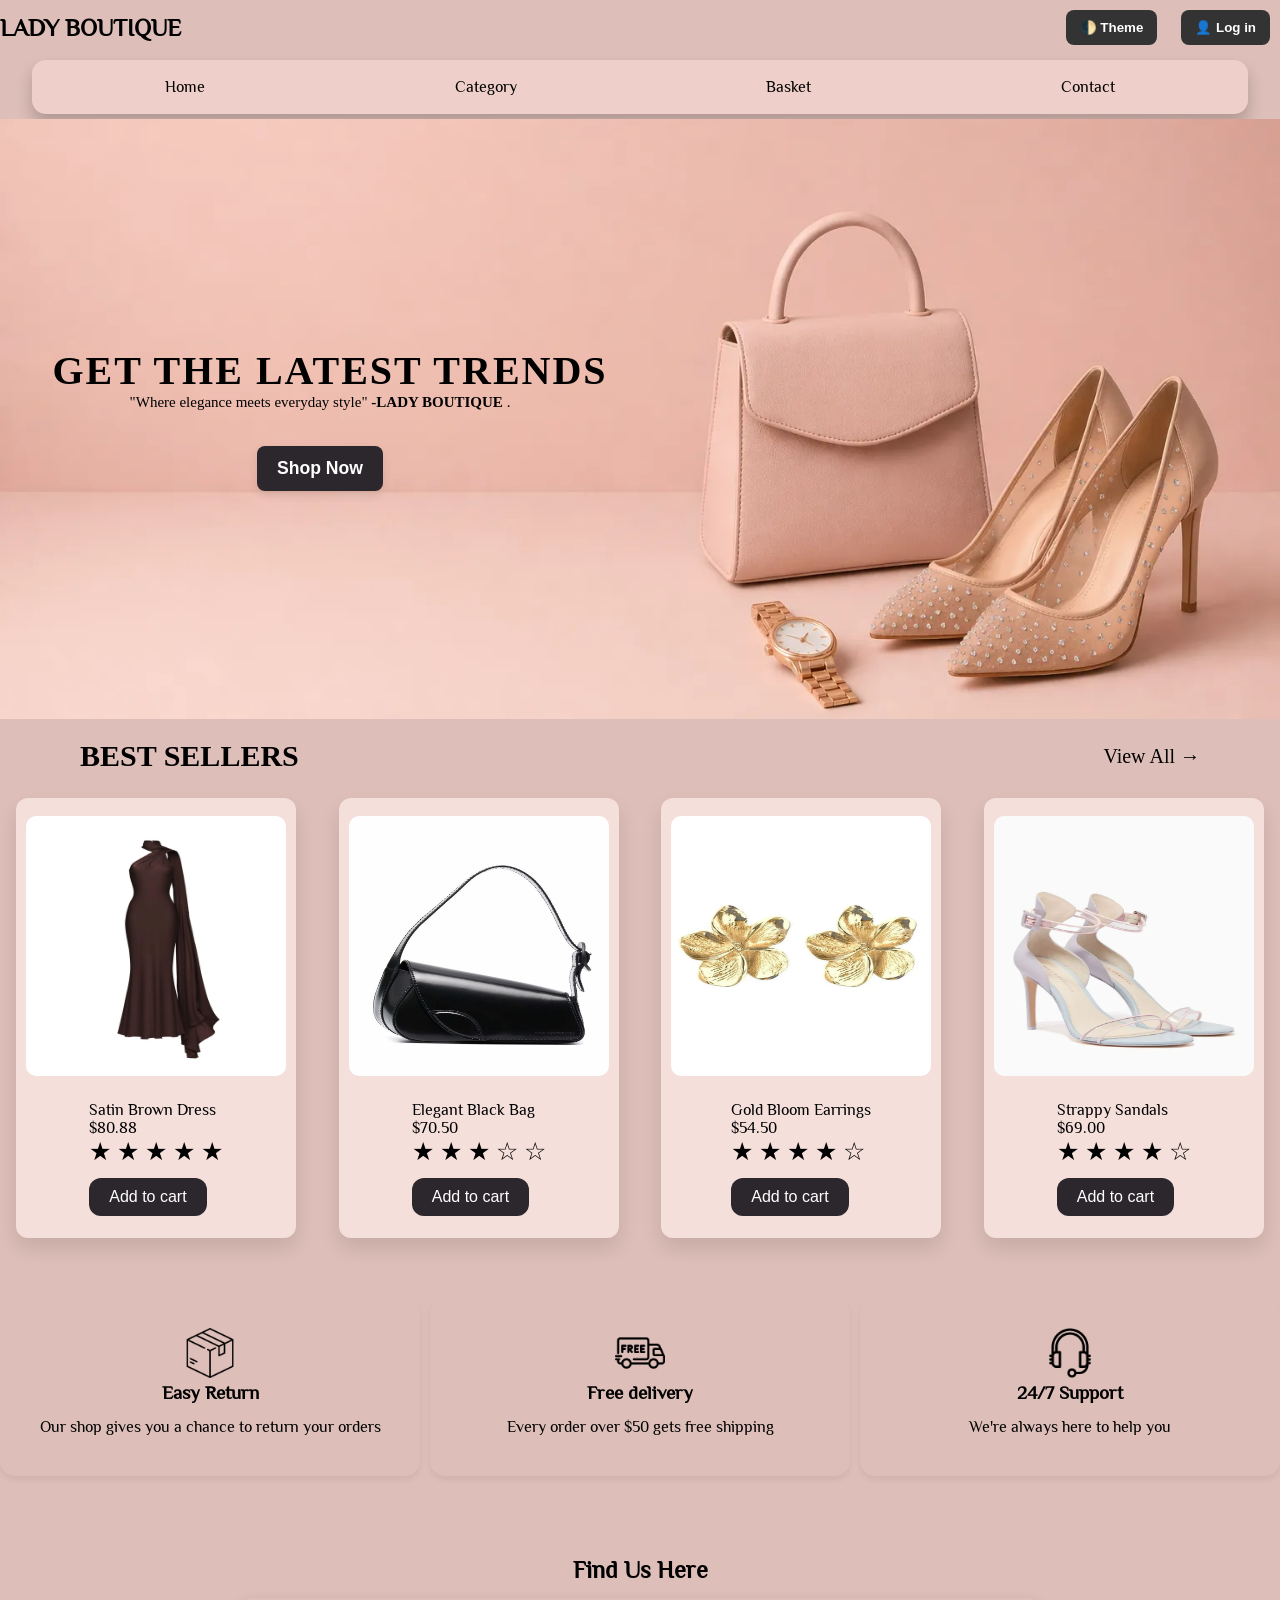
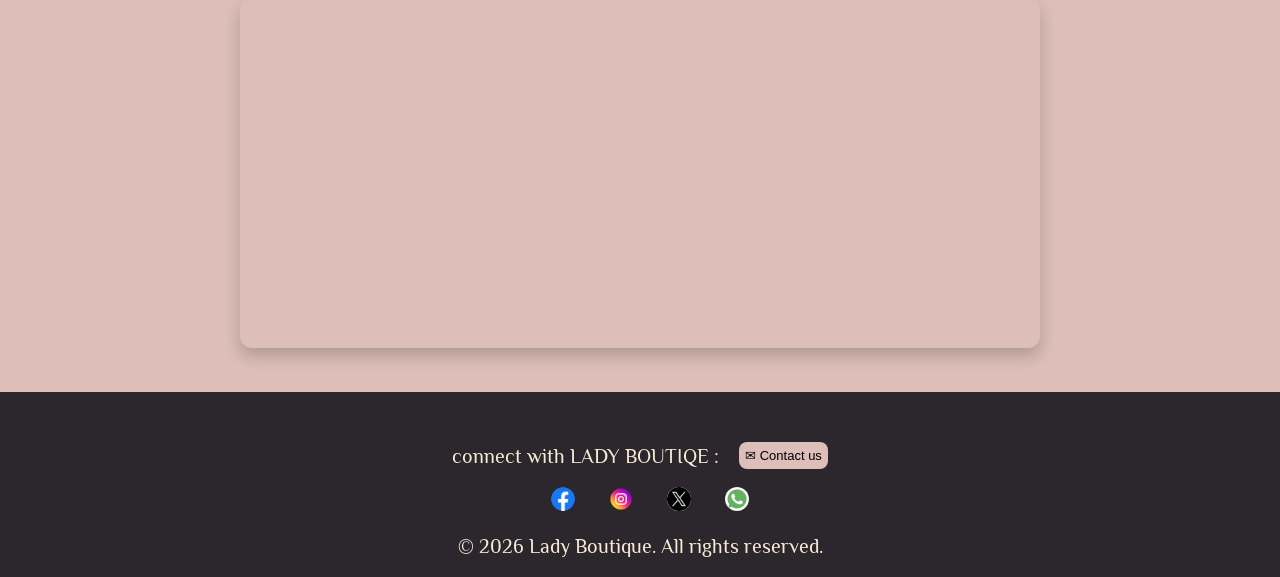
<file: index.html>
<!--Nada & Nouran-->


<!doctype html>
<html lang="en">
  <head>
    <meta charset="UTF-8" />
    <meta name="viewport" content="width=device-width, initial-scale=1.0" />
    <title>LADY BOUTIQUE</title>
    <link rel="Stylesheet" href="stylehome.css" />
  </head>
  <body>
    <div class="trans-box">
      <h2>LADY BOUTIQUE</h2>
      <div class="theme">
        <button class="theme-toggle" onclick="toggleTheme()">🌓 Theme</button>
        <a href="login.html">
          <button class="log-button">
             👤 Log in
          </button>
        </a>
      </div>

    </div>
    <div id="navbar-placeholder"></div>
    <section class="About">
      <div id="About">
        <h1>GET THE LATEST TRENDS</h1>
        <p>"Where elegance meets everyday style" <b> -LADY BOUTIQUE </b> .</p>
        <a href="generalcat.html" class="M-button">
          <button type="button" class="shop">Shop Now</button>
        </a>
      </div>
    </section>

    <section class="best-sellers">
      <div class="line">
        <h2>BEST SELLERS</h2>
        <a class="view" href="generalcat.html">View All → </a>
      </div>

      <div class="best">
        <div class="best-item">
          <img src="img\dress4.jpeg" class="bestimg" />
          <div class="best-text">
            <p>Satin Brown Dress</p>
            <p>$80.88</p>
            <p class="star">★ ★ ★ ★ ★</p>
            <button onclick="addToCart(event)">Add to cart</button>
          </div>
        </div>

        <div class="best-item">
          <img src="img\black bag.jpeg" class="bestimg" />
          <div class="best-text">
            <p>Elegant Black Bag</p>
            <p>$70.50</p>
            <p class="star">★ ★ ★ ☆ ☆</p>
            <button onclick="addToCart(event)">Add to cart</button>
          </div>
        </div>

        <div class="best-item">
          <img src="img\earrings1.jpeg" class="bestimg" />
          <div class="best-text">
            <p>Gold Bloom Earrings</p>
            <p>$54.50</p>
            <p class="star">★ ★ ★ ★ ☆</p>
            <button onclick="addToCart(event)">Add to cart</button>
          </div>
        </div>

        <div class="best-item">
          <img src="img\sandals.jpeg" class="bestimg" />
          <div class="best-text">
            <p>Strappy Sandals</p>
            <p>$69.00</p>
            <p class="star">★ ★ ★ ★ ☆</p>
            <button onclick="addToCart(event)">Add to cart</button>
          </div>
        </div>
      </div>
    </section>
    <section class="advantage" id="advantage">
      <div class="adv">
        <img src="img/box.png" class="icon-adv" />
        <h3>Easy Return</h3>
        <p class="adv-text">Our shop gives you a chance to return your orders</p>
      </div>
      <div class="adv">
        <img src="img/free-delivery.png" class="icon-adv" />
        <h3>Free delivery</h3>
        <p class="adv-text">Every order over $50 gets free shipping</p>
      </div>
      <div class="adv">
        <img src="img/microphone.png" class="icon-adv" />
        <h3>24/7 Support</h3>
        <p class="adv-text">We're always here to help you </p>
      </div>
    </section>
    <section class="frame"
      style="
        display: flex;
        justify-content: center;
        padding: 40px;
        margin-top: 20px;
        
      "
    >
      <div style="text-align: center; width: 100%; max-width: 800px">
        <h2 style="margin-bottom: 15px;">Find Us Here</h2>
        <iframe
          src="https://maps.google.com/maps?q=Cairo,+Egypt&t=&z=12&ie=UTF8&iwloc=&output=embed"
          width="100%"
          height="350"
          style="
            border: 0;
            border-radius: 12px;
            box-shadow: 0px 8px 16px rgba(0, 0, 0, 0.2);
          "
          allowfullscreen=""
          loading="lazy"
        >
        </iframe>
      </div>
    </section>

    <footer>
      <div class="contact">
        <span>connect with LADY BOUTIQE :</span>
        <a href="contactus.html">
          <button class="connect-btn">✉ Contact us</button>
        </a>
      </div>
      <div class="social">
        <a href="#"
          ><img src="img/face icon.jpeg" alt="Facebook" class="social-media"
        /></a>
        <a href="#"
          ><img src="img/insta icon.jpeg" alt="Instagram" class="social-media"
        /></a>
        <a href="#"
          ><img src="img/X-icon.jpeg" alt="Twitter" class="social-media"
        /></a>
        <a href="#"
          ><img
            src="img/WhatsApp icon.jpeg"
            alt="whatsapp"
            class="social-media"
        /></a>
      </div>

      <p>© 2026 Lady Boutique. All rights reserved.</p>
    </footer>
    <script src="script.js"></script>
  </body>
</html>
</file>
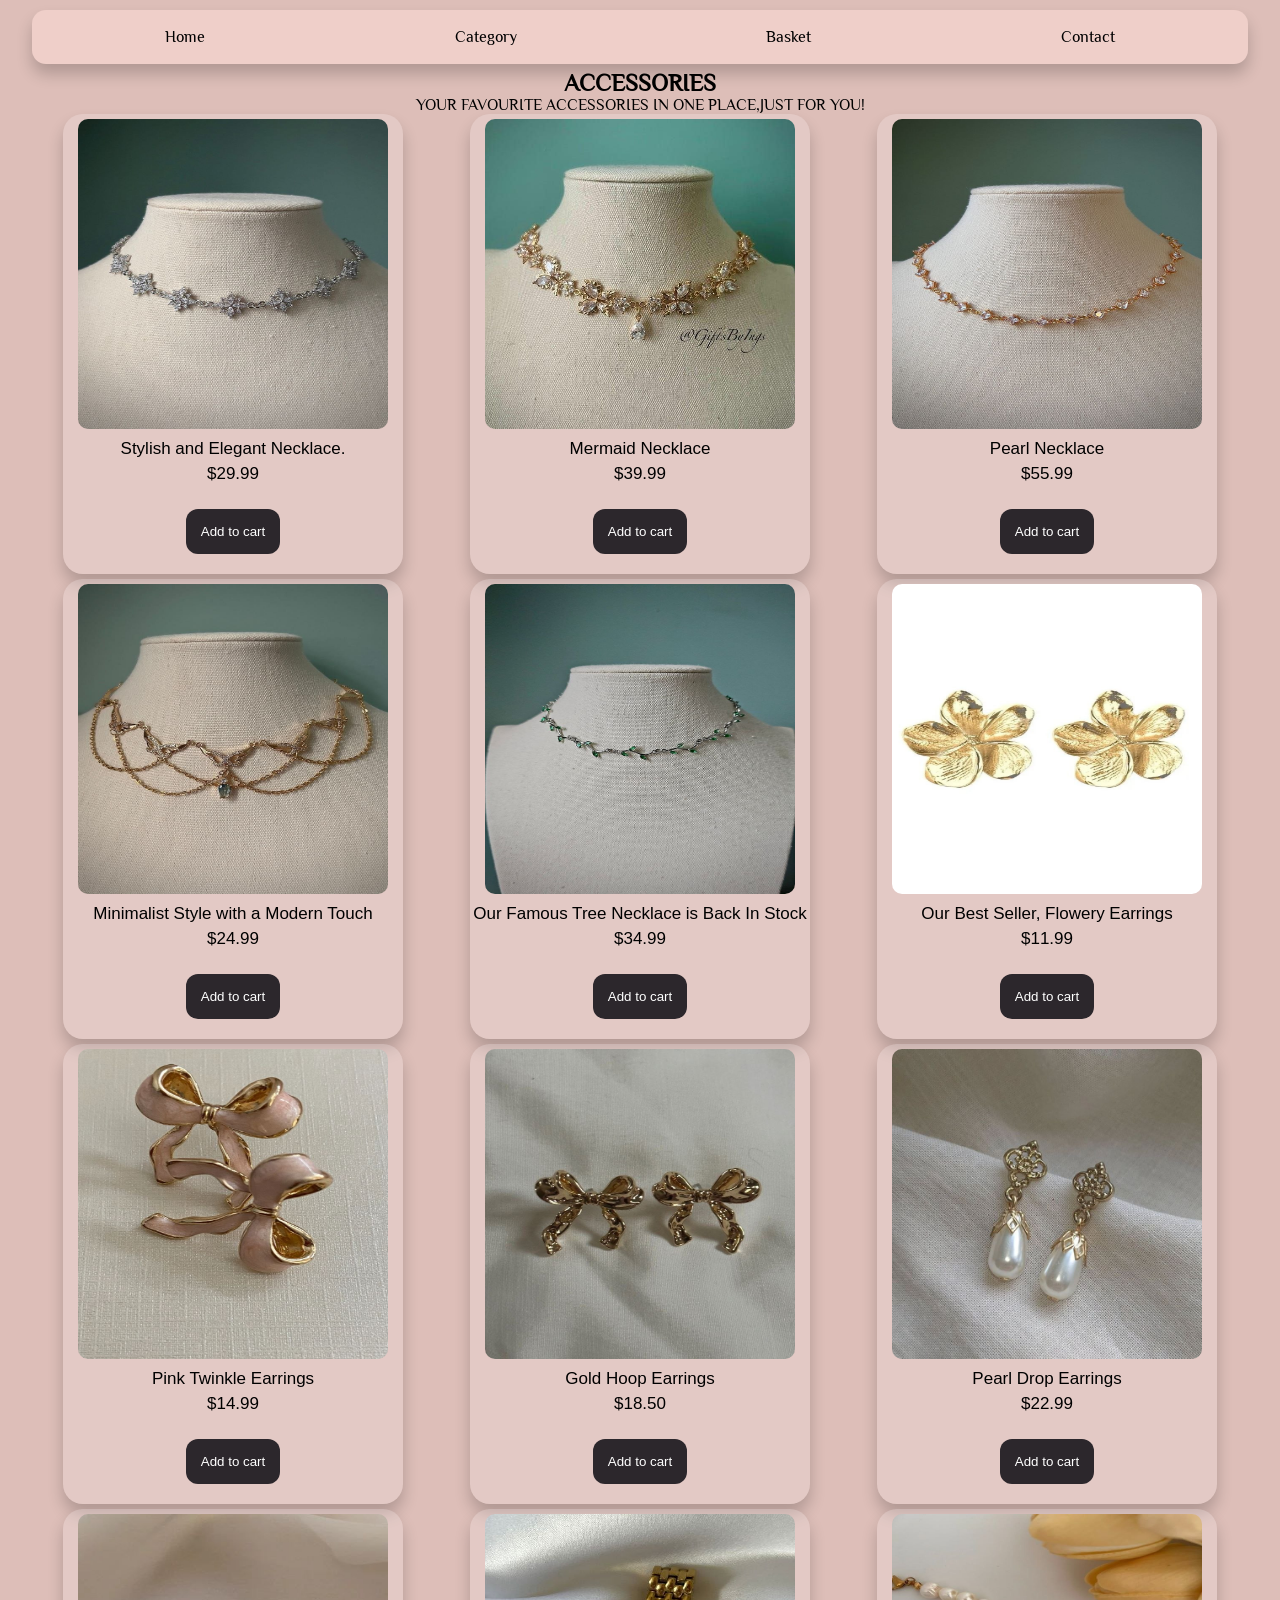
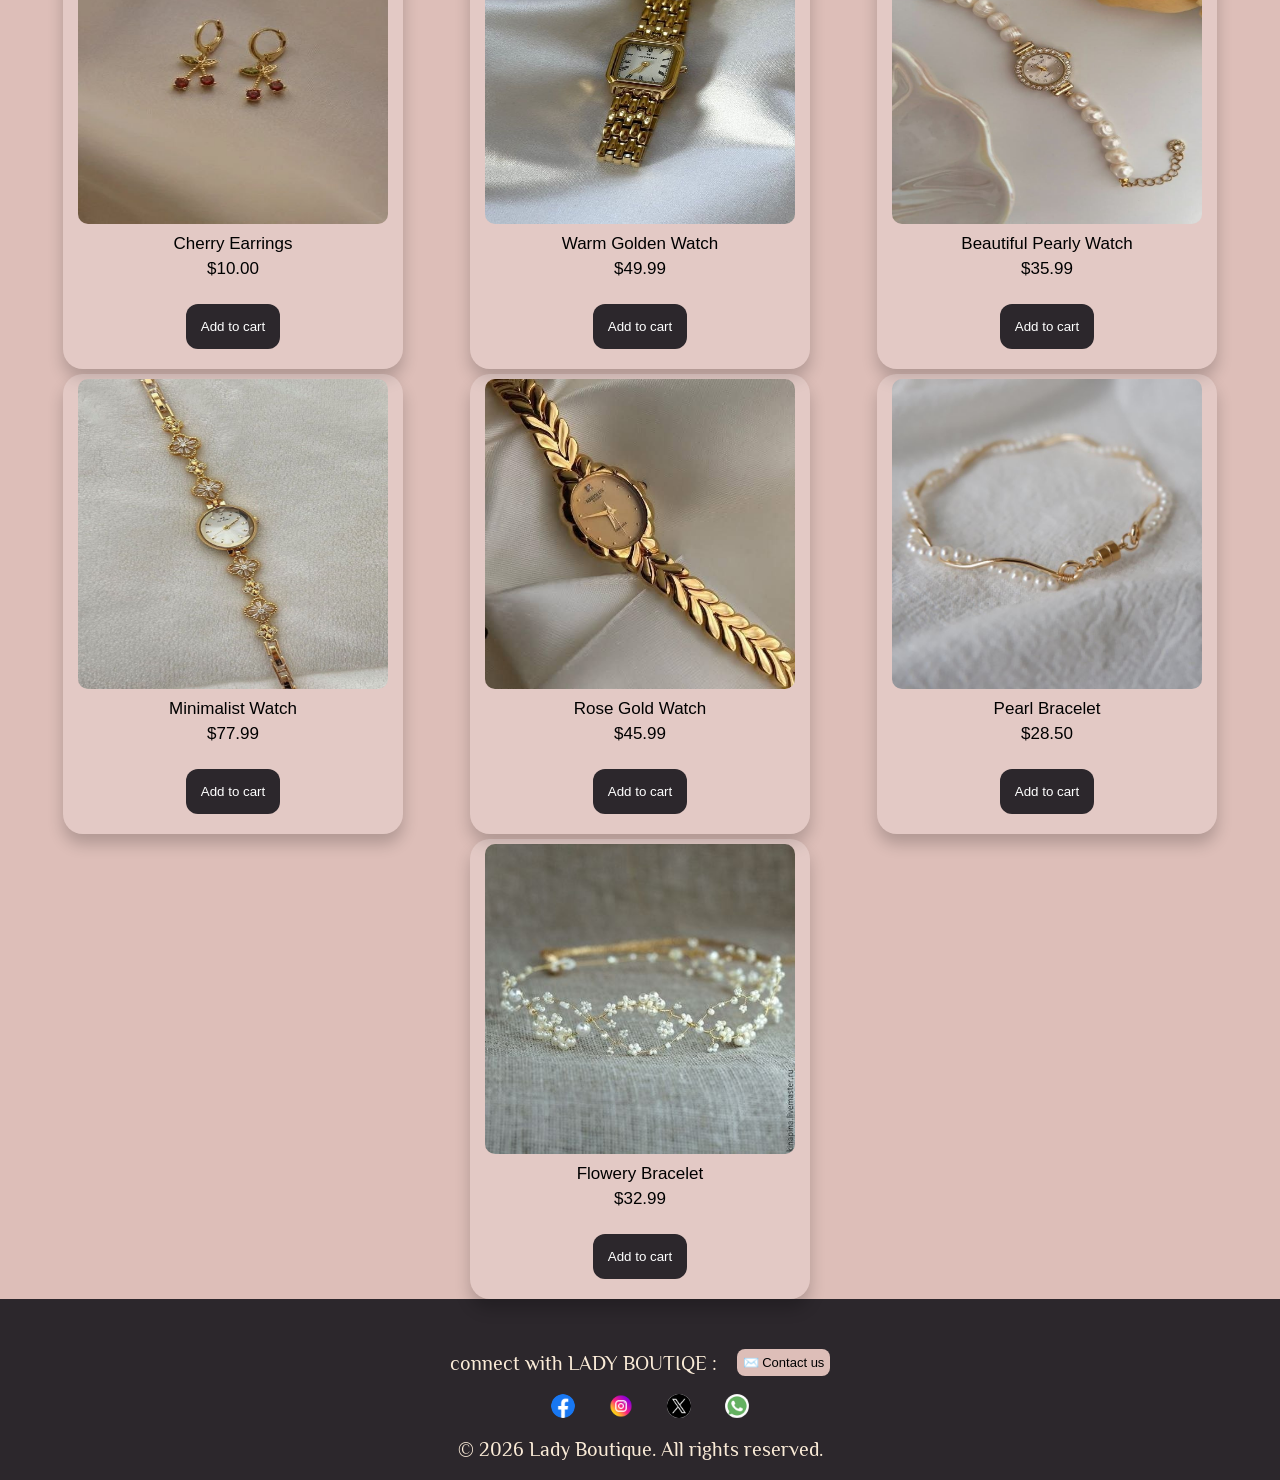
<file: accessories.html>
<!--Rawan-->
<html>
  <head>
    <title>ACCESSORIES - LADY BOUTIQUE</title>
    <link rel="stylesheet" href="stylehome.css" />
  </head>
  <body>
    <div id="navbar-placeholder"></div>

    <h2 class="text" style="text-align: center">ACCESSORIES</h2>
    <p class="text" style="text-align: center">
      YOUR FAVOURITE ACCESSORIES IN ONE PLACE,JUST FOR YOU!
    </p>

    <div class="products">
      <div class="product">
        <img
          src="image/photo_2026-04-24_16-26-47.jpg"
          width="200"
          height="200"
          alt="Necklace"
        />
        <p class="title">Stylish and Elegant Necklace.</p>
        <p class="price">$29.99</p>
        <button onclick="addToCart(event)">Add to cart</button>
      </div>

      <div class="product">
        <img
          src="image/photo_2026-04-24_16-26-51.jpg"
          width="200"
          height="200"
          alt="Earrings"
        />
        <p class="title">Mermaid Necklace</p>
        <p class="price">$39.99</p>
        <button onclick="addToCart(event)">Add to cart</button>
      </div>

      <div class="product">
        <img
          src="image/photo_2026-04-24_16-26-56.jpg"
          width="200"
          height="200"
          alt="Pearl Necklace"
        />
        <p class="title">Pearl Necklace</p>
        <p class="price">$55.99</p>
        <button onclick="addToCart(event)">Add to cart</button>
      </div>

      <div class="product">
        <img
          src="image/photo_2026-04-24_16-26-59.jpg"
          width="200"
          height="200"
          alt="Bracelet"
        />
        <p class="title">Minimalist Style with a Modern Touch</p>
        <p class="price">$24.99</p>
        <button onclick="addToCart(event)">Add to cart</button>
      </div>

      <div class="product">
        <img
          src="image/photo_2026-04-25_18-39-10.jpg"
          width="200"
          height="200"
          alt="Ring"
        />
        <p class="title">Our Famous Tree Necklace is Back In Stock</p>
        <p class="price">$34.99</p>
        <button onclick="addToCart(event)">Add to cart</button>
      </div>

      <div class="product">
        <img
          src="image/photo_2026-04-25_19-09-59.jpg"
          width="200"
          height="200"
          alt="Earrings"
        />
        <p class="title">Our Best Seller, Flowery Earrings</p>
        <p class="price">$11.99</p>
        <button onclick="addToCart(event)">Add to cart</button>
      </div>
      <div class="product">
        <img
          src="image/photo_2026-04-25_19-10-05.jpg"
          width="200"
          height="200"
          alt="Earrings"
        />
        <p class="title">Pink Twinkle Earrings</p>
        <p class="price">$14.99</p>
        <button onclick="addToCart(event)">Add to cart</button>
      </div>

      <div class="product">
        <img
          src="image/photo_2026-04-25_19-10-11.jpg"
          width="200"
          height="200"
          alt="earring"
        />
        <p class="title">Gold Hoop Earrings</p>
        <p class="price">$18.50</p>
        <button onclick="addToCart(event)">Add to cart</button>
      </div>

      <div class="product">
        <img
          src="image/photo_2026-04-25_19-10-18.jpg"
          width="200"
          height="200"
          alt="Earrings"
        />
        <p class="title">Pearl Drop Earrings</p>
        <p class="price">$22.99</p>
        <button onclick="addToCart(event)">Add to cart</button>
      </div>
      <div class="product">
        <img
          src="image/photo_2026-04-25_19-10-16.jpg"
          width="200"
          height="200"
          alt="Earrings"
        />
        <p class="title">Cherry Earrings</p>
        <p class="price">$10.00</p>
        <button onclick="addToCart(event)">Add to cart</button>
      </div>

      <div class="product">
        <img
          src="image/photo_2026-04-25_19-50-51.jpg"
          width="200"
          height="200"
          alt="Bracelet"
        />
        <p class="title">Warm Golden Watch</p>
        <p class="price">$49.99</p>
        <button onclick="addToCart(event)">Add to cart</button>
      </div>
      <div class="product">
        <img
          src="image/photo_2026-04-25_19-50-58.jpg"
          width="200"
          height="200"
          alt="Bracelet"
        />
        <p class="title">Beautiful Pearly Watch</p>
        <p class="price">$35.99</p>
        <button onclick="addToCart(event)">Add to cart</button>
      </div>
      <div class="product">
        <img
          src="image/photo_2026-04-25_19-51-00.jpg"
          width="200"
          height="200"
          alt="Bracelet"
        />
        <p class="title">Minimalist Watch</p>
        <p class="price">$77.99</p>
        <button onclick="addToCart(event)">Add to cart</button>
      </div>

      <div class="product">
        <img
          src="image/photo_2026-04-25_19-51-02.jpg"
          width="200"
          height="200"
          alt="Bracelet"
        />
        <p class="title">Rose Gold Watch</p>
        <p class="price">$45.99</p>
        <button onclick="addToCart(event)">Add to cart</button>
      </div>
      <div class="product">
        <img src="image/b.jpg" width="200" height="200" alt="Bracelet" />
        <p class="title">Pearl Bracelet</p>
        <p class="price">$28.50</p>
        <button onclick="addToCart(event)">Add to cart</button>
      </div>

      <div class="product">
        <img src="image/b2.jpg" width="200" height="200" alt="Bracelet" />
        <p class="title">Flowery Bracelet</p>
        <p class="price">$32.99</p>
        <button onclick="addToCart(event)">Add to cart</button>
      </div>
    </div>
    <footer>
      <div class="contact">
        <span>connect with LADY BOUTIQE :</span>
        <a href="contactus.html">
          <button class="connect-btn">✉️ Contact us</button>
        </a>
      </div>
      <div class="social">
        <a href="#"
          ><img src="img/face icon.jpeg" alt="Facebook" class="social-media"
        /></a>
        <a href="#"
          ><img src="img/insta icon.jpeg" alt="Instagram" class="social-media"
        /></a>
        <a href="#"
          ><img src="img/X-icon.jpeg" alt="Twitter" class="social-media"
        /></a>
        <a href="#"
          ><img
            src="img/WhatsApp icon.jpeg"
            alt="whatsapp"
            class="social-media"
        /></a>
      </div>

      <p>© 2026 Lady Boutique. All rights reserved.</p>
    </footer>
    <script src="script.js"></script>
  </body>
</html>
</file>
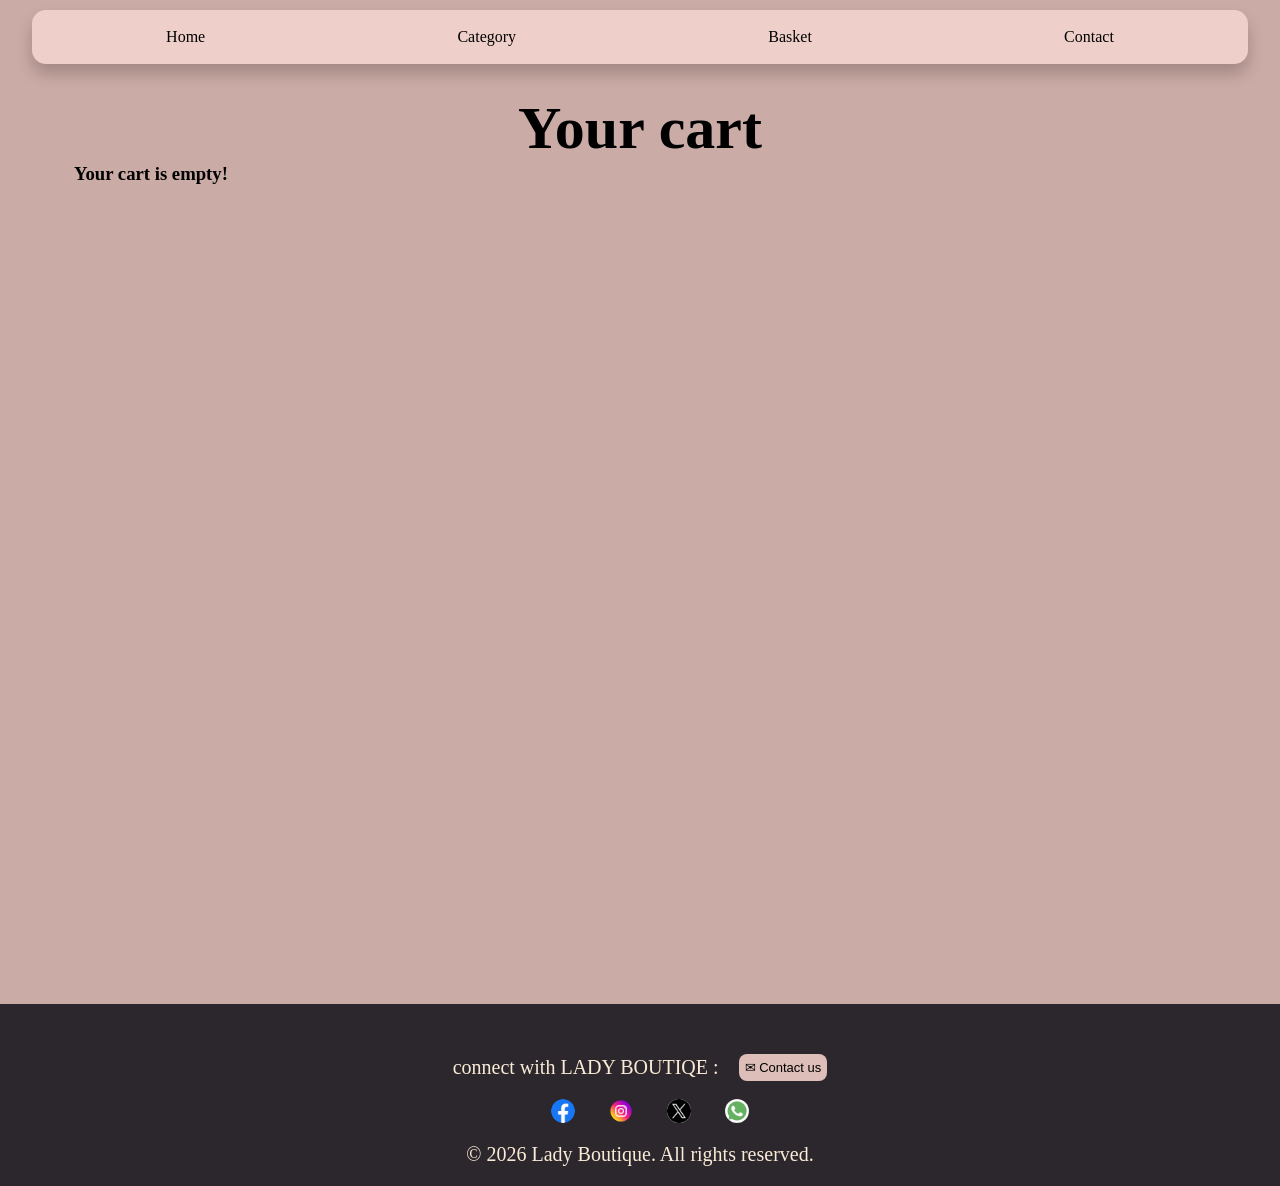
<file: cart.html>
<!--Nada-->

<html>
  <head>
    <meta charset="UTF-8" />
    <meta name="viewport" content="width=device-width, initial-scale=1.0" />
    <title>YOUR CART - LADY BOUTIQUE</title>
    <link rel="stylesheet" href="stylehome.css" />
  </head>
  <body class="cart-body">

    <div id="navbar-placeholder"></div>

    <div class="cart-sec">
      <h2>Your cart</h2>
      <div class="cart-cont"></div>
    </div>
    <script src="script.js"></script>
    <footer>
      <div class="contact">
        <span>connect with LADY BOUTIQE :</span>
        <a href="contactus.html">
          <button class="connect-btn">✉ Contact us</button>
        </a>
      </div>
      <div class="social">
        <a href="#"
          ><img src="img/face icon.jpeg" alt="Facebook" class="social-media"
        /></a>
        <a href="#"
          ><img src="img/insta icon.jpeg" alt="Instagram" class="social-media"
        /></a>
        <a href="#"
          ><img src="img/X-icon.jpeg" alt="Twitter" class="social-media"
        /></a>
        <a href="#"
          ><img
            src="img/WhatsApp icon.jpeg"
            alt="whatsapp"
            class="social-media"
        /></a>
      </div>

      <p>© 2026 Lady Boutique. All rights reserved.</p>
    </footer>
    <script src="script.js"></script>
    
  </body>
</html>
</file>
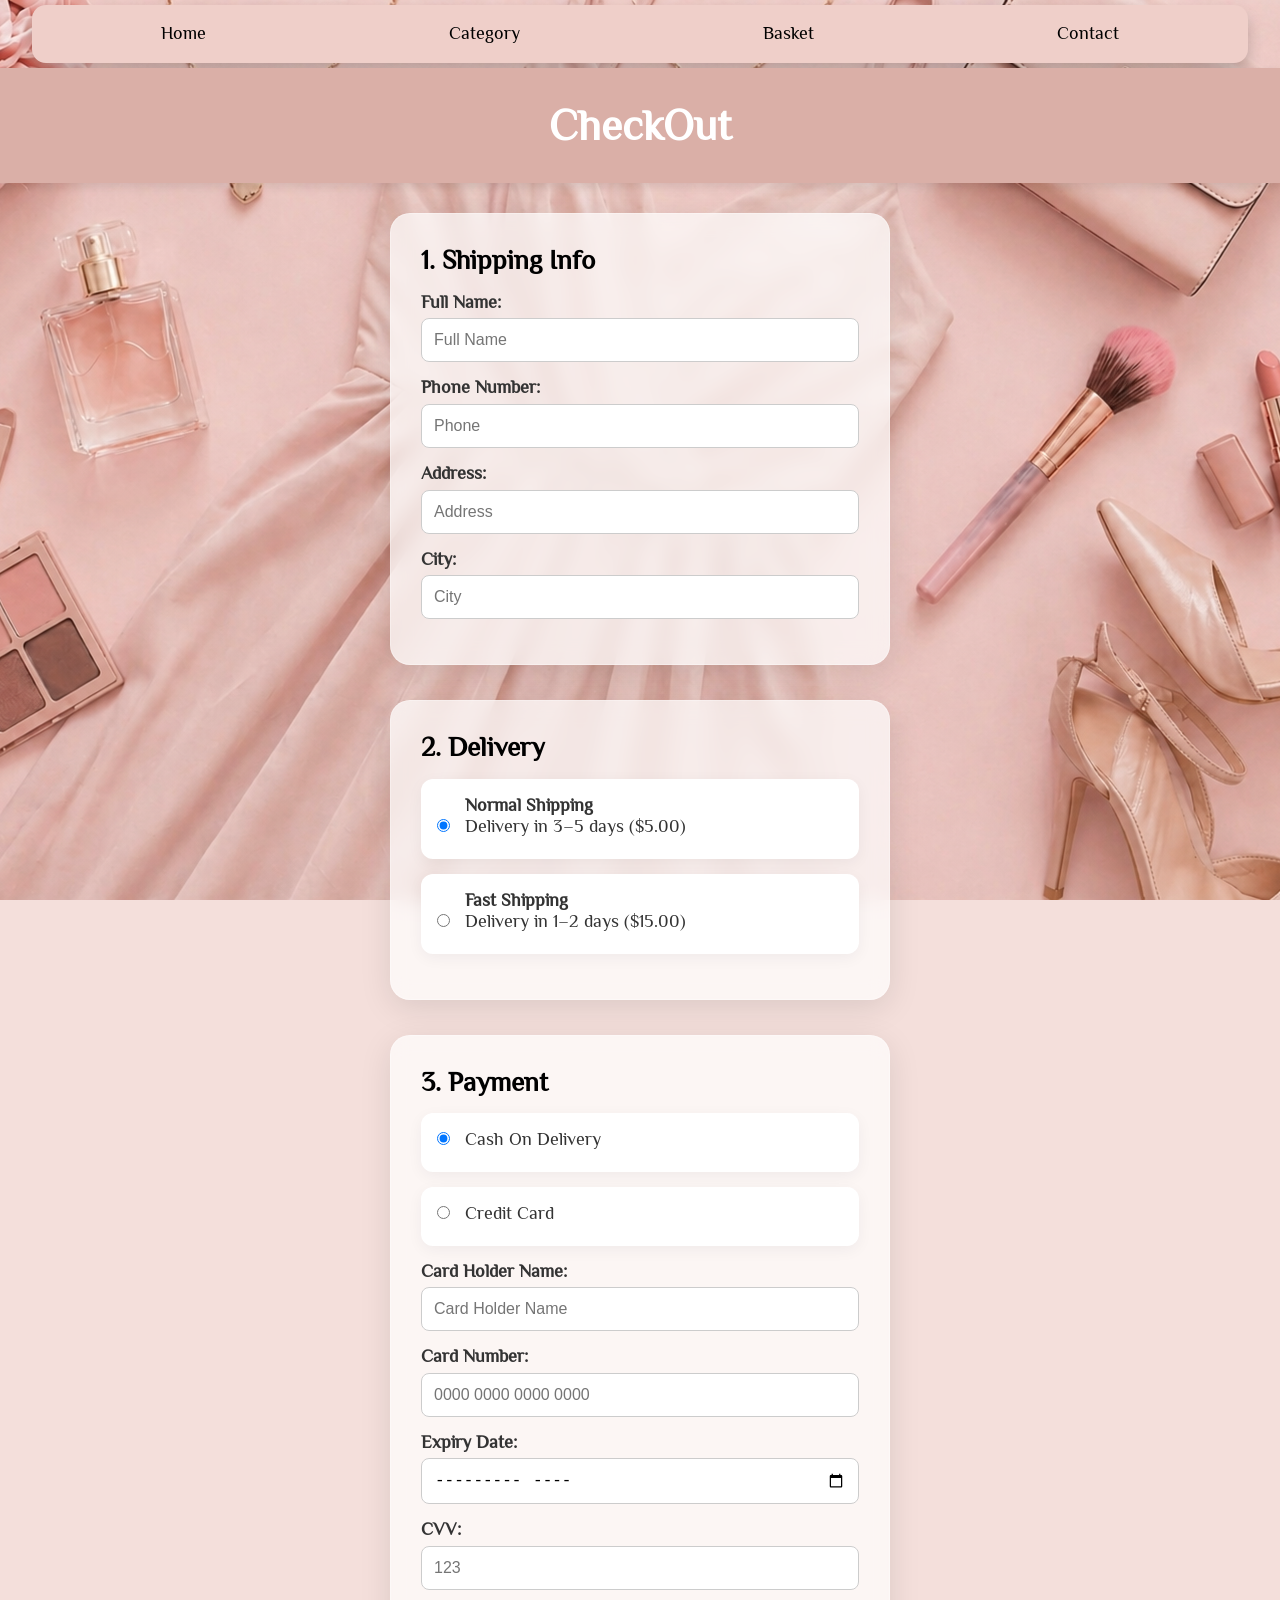
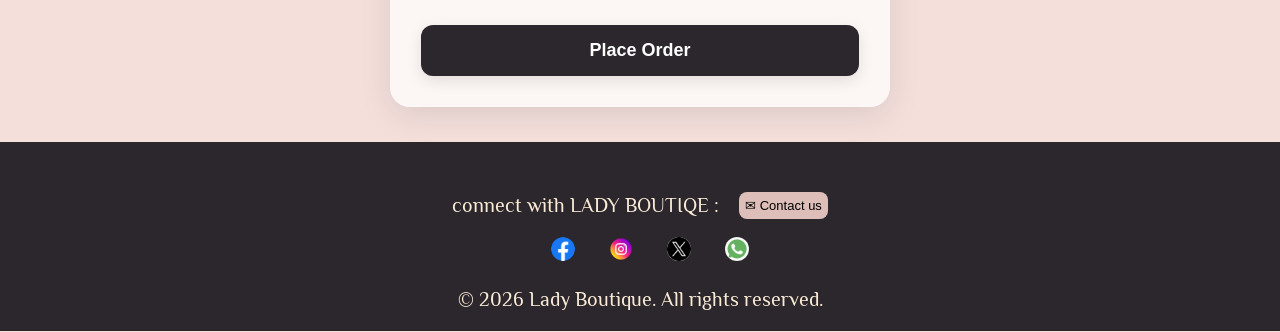
<file: CheckOut.html>
<!--Nouran-->


<!doctype html>
<html lang="en">
  <head>
    <meta charset="UTF-8" />
    <meta name="viewport" content="width=device-width, initial-scale=1.0" />
    <title>CHECKOUT - LADY BOUTIQUE</title>
    <link rel="stylesheet" href="stylehome.css" />
  </head>

  <body class="checkout-page">
    <div id="navbar-placeholder"></div>

    <header>
      <h1>CheckOut</h1>
    </header>

  

    <form id="main-checkout-form" onsubmit="validateCheckout(event)">
      <div class="ship-container">
        <h2>1. Shipping Info</h2>
        <label class="shipping">Full Name:</label>
        <input
          class="info"
          type="text"
          name="fullname"
          placeholder="Full Name"
          required
        />

        <label class="shipping">Phone Number:</label>
        <input
          class="info"
          type="tel"
          name="phone"
          placeholder="Phone"
          maxlength="11"
          required
        />

        <label class="shipping">Address:</label>
        <input
          class="info"
          type="text"
          name="address"
          placeholder="Address"
          required
        />

        <label class="shipping">City:</label>
        <input
          class="info"
          type="text"
          name="city"
          placeholder="City"
          required
        />
      </div>

      <div class="delivery-container">
        <h2>2. Delivery</h2>
        <div>
          <input
            type="radio"
            name="delivery"
            id="normal"
            value="normal"
            checked
          />
          <label for="normal"
            ><strong>Normal Shipping</strong><br />Delivery in 3–5 days
            ($5.00)</label
          >
        </div>
        <div>
          <input type="radio" name="delivery" id="fast" value="fast" />
          <label for="fast"
            ><strong>Fast Shipping</strong><br />Delivery in 1–2 days
            ($15.00)</label
          >
        </div>
      </div>

      <div class="payment-container">
        <h2>3. Payment</h2>
        <div class="radio-container1">
          <input
            type="radio"
            name="payment"
            id="cash"
            value="cash"
            required
            checked
          />
          <label for="cash">Cash On Delivery</label>
        </div>
        <div class="radio-container2">
          <input type="radio" name="payment" id="credit" value="credit" />
          <label for="credit">Credit Card</label>
        </div>

        <div class="payment-method">
          <label>Card Holder Name:</label>
          <input type="text" name="cardname" placeholder="Card Holder Name" />

          <label>Card Number:</label>
          <input
            type="text"
            name="cardnumber"
            placeholder="0000 0000 0000 0000"
            maxlength="16"
            pattern="[0-9]{16}"
          />

          <label>Expiry Date:</label>
          <input type="month" name="expiry" />

          <label>CVV:</label>
          <input
            type="password"
            name="cvv"
            maxlength="3"
            pattern="[0-9]{3}"
            placeholder="123"
          />
        </div>

        <button type="submit">Place Order</button>
      </div>
    </form>

    <footer>
      <div class="contact">
        <span>connect with LADY BOUTIQE :</span>
        <a href="contactus.html">
          <button class="connect-btn">✉ Contact us</button>
        </a>
      </div>
      <div class="social">
        <a href="#"
          ><img src="img/face icon.jpeg" alt="Facebook" class="social-media"
        /></a>
        <a href="#"
          ><img src="img/insta icon.jpeg" alt="Instagram" class="social-media"
        /></a>
        <a href="#"
          ><img src="img/X-icon.jpeg" alt="Twitter" class="social-media"
        /></a>
        <a href="#"
          ><img
            src="img/WhatsApp icon.jpeg"
            alt="whatsapp"
            class="social-media"
        /></a>
      </div>

      <p>© 2026 Lady Boutique. All rights reserved.</p>
    </footer>
    <script src="script.js"></script>
  </body>
</html>
</file>
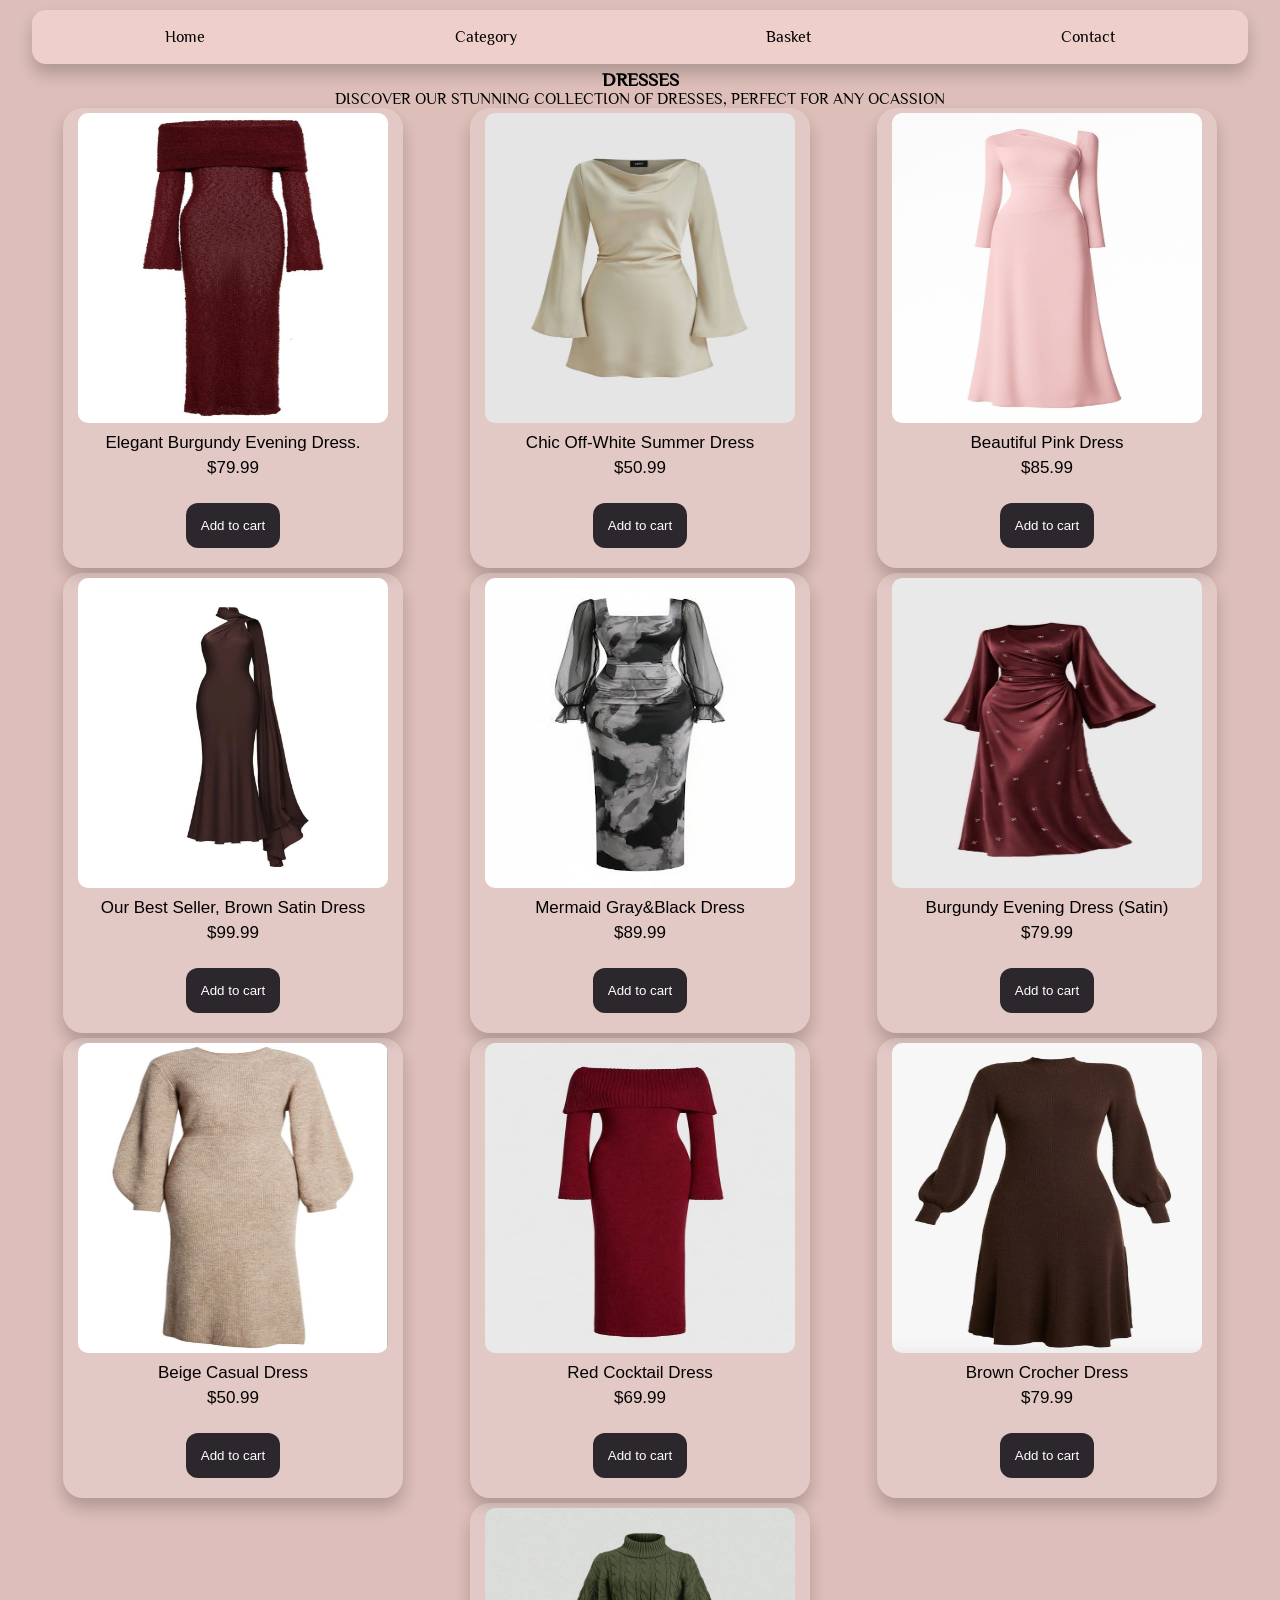
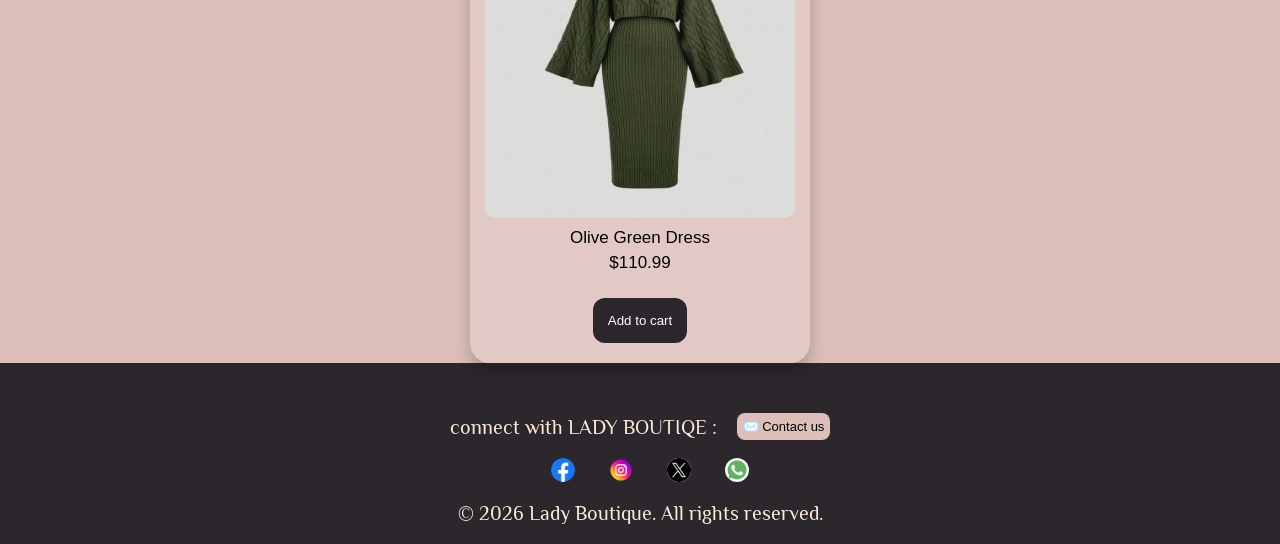
<file: dresses.html>
<!--Rawan-->


<html>
  <head>
    <meta charset="UTF-8" />
    <meta name="viewport" content="width=device-width, initial-scale=1.0" />

    <title>DRESSES - LADY BOUTIQUE</title>
    <link rel="stylesheet" href="stylehome.css" />
  </head>

  <body>
    <div id="navbar-placeholder"></div>

    <h3 class="text" style="text-align: center">DRESSES</h3>

    <p class="text" style="text-align: center">
     DISCOVER OUR STUNNING COLLECTION OF DRESSES, PERFECT FOR ANY OCASSION
    </p>

    <div class="products">
      <div class="product">
        <img
          src="image/photo_2026-04-26_02-39-01.jpg"
          width="200"
          height="200"
        />

        <p class="title">Elegant Burgundy Evening Dress.</p>
        <p class="price">$79.99</p>
        <button onclick="addToCart(event)">Add to cart</button>
      </div>

      <div class="product">
        <img
          src="image/photo_2026-04-26_02-38-59.jpg"
          width="200"
          height="200"
        />
        <p class="title">Chic Off-White Summer Dress</p>
        <p class="price">$50.99</p>
        <button onclick="addToCart(event)">Add to cart</button>
      </div>

      <div class="product">
        <img
          src="image/photo_2026-04-26_02-38-57.jpg"
          width="200"
          height="200"
        />
        <p class="title">Beautiful Pink Dress</p>
        <p class="price">$85.99</p>
        <button onclick="addToCart(event)">Add to cart</button>
      </div>

      <div class="product">
        <img
          src="image/photo_2026-04-26_02-38-39.jpg"
          width="200"
          height="200"
        />
        <p class="title">Our Best Seller, Brown Satin Dress</p>
        <p class="price">$99.99</p>
        <button onclick="addToCart(event)">Add to cart</button>
      </div>

      <div class="product">
        <img
          src="image/photo_2026-04-26_02-38-55.jpg"
          width="200"
          height="200"
        />
        <p class="title">Mermaid Gray&Black Dress</p>
        <p class="price">$89.99</p>
        <button onclick="addToCart(event)">Add to cart</button>
      </div>

      <div class="product">
        <img
          src="image/photo_2026-04-26_02-38-53.jpg"
          width="200"
          height="200"
        />
        <p class="title">Burgundy Evening Dress (Satin)</p>
        <p class="price">$79.99</p>
        <button onclick="addToCart(event)">Add to cart</button>
      </div>

      <div class="product">
        <img
          src="image/photo_2026-04-26_02-38-47.jpg"
          width="200"
          height="200"
        />
        <p class="title">Beige Casual Dress</p>
        <p class="price">$50.99</p>
        <button onclick="addToCart(event)">Add to cart</button>
      </div>

      <div class="product">
        <img
          src="image/photo_2026-04-26_02-38-50.jpg"
          width="200"
          height="200"
        />
        <p class="title">Red Cocktail Dress</p>
        <p class="price">$69.99</p>
        <button onclick="addToCart(event)">Add to cart</button>
      </div>

      <div class="product">
        <img
          src="image/photo_2026-04-26_02-38-48.jpg"
          width="200"
          height="200"
        />
        <p class="title">Brown Crocher Dress</p>
        <p class="price">$79.99</p>
        <button onclick="addToCart(event)">Add to cart</button>
      </div>
      <div class="product">
        <img
          src="image/photo_2026-04-26_02-38-56.jpg"
          width="200"
          height="200"
        />
        <p class="title">Olive Green Dress</p>
        <p class="price">$110.99</p>
        <button onclick="addToCart(event)">Add to cart</button>
      </div>
    </div>
    <footer>
      <div class="contact">
        <span>connect with LADY BOUTIQE :</span>
        <a href="contactus.html">
          <button class="connect-btn">✉️ Contact us</button>
        </a>
      </div>
      <div class="social">
        <a href="#"
          ><img src="img/face icon.jpeg" alt="Facebook" class="social-media"
        /></a>
        <a href="#"
          ><img src="img/insta icon.jpeg" alt="Instagram" class="social-media"
        /></a>
        <a href="#"
          ><img src="img/X-icon.jpeg" alt="Twitter" class="social-media"
        /></a>
        <a href="#"
          ><img
            src="img/WhatsApp icon.jpeg"
            alt="whatsapp"
            class="social-media"
        /></a>
      </div>

      <p>© 2026 Lady Boutique. All rights reserved.</p>
    </footer>

    <script src="script.js"></script>
  </body>
</html>
</file>
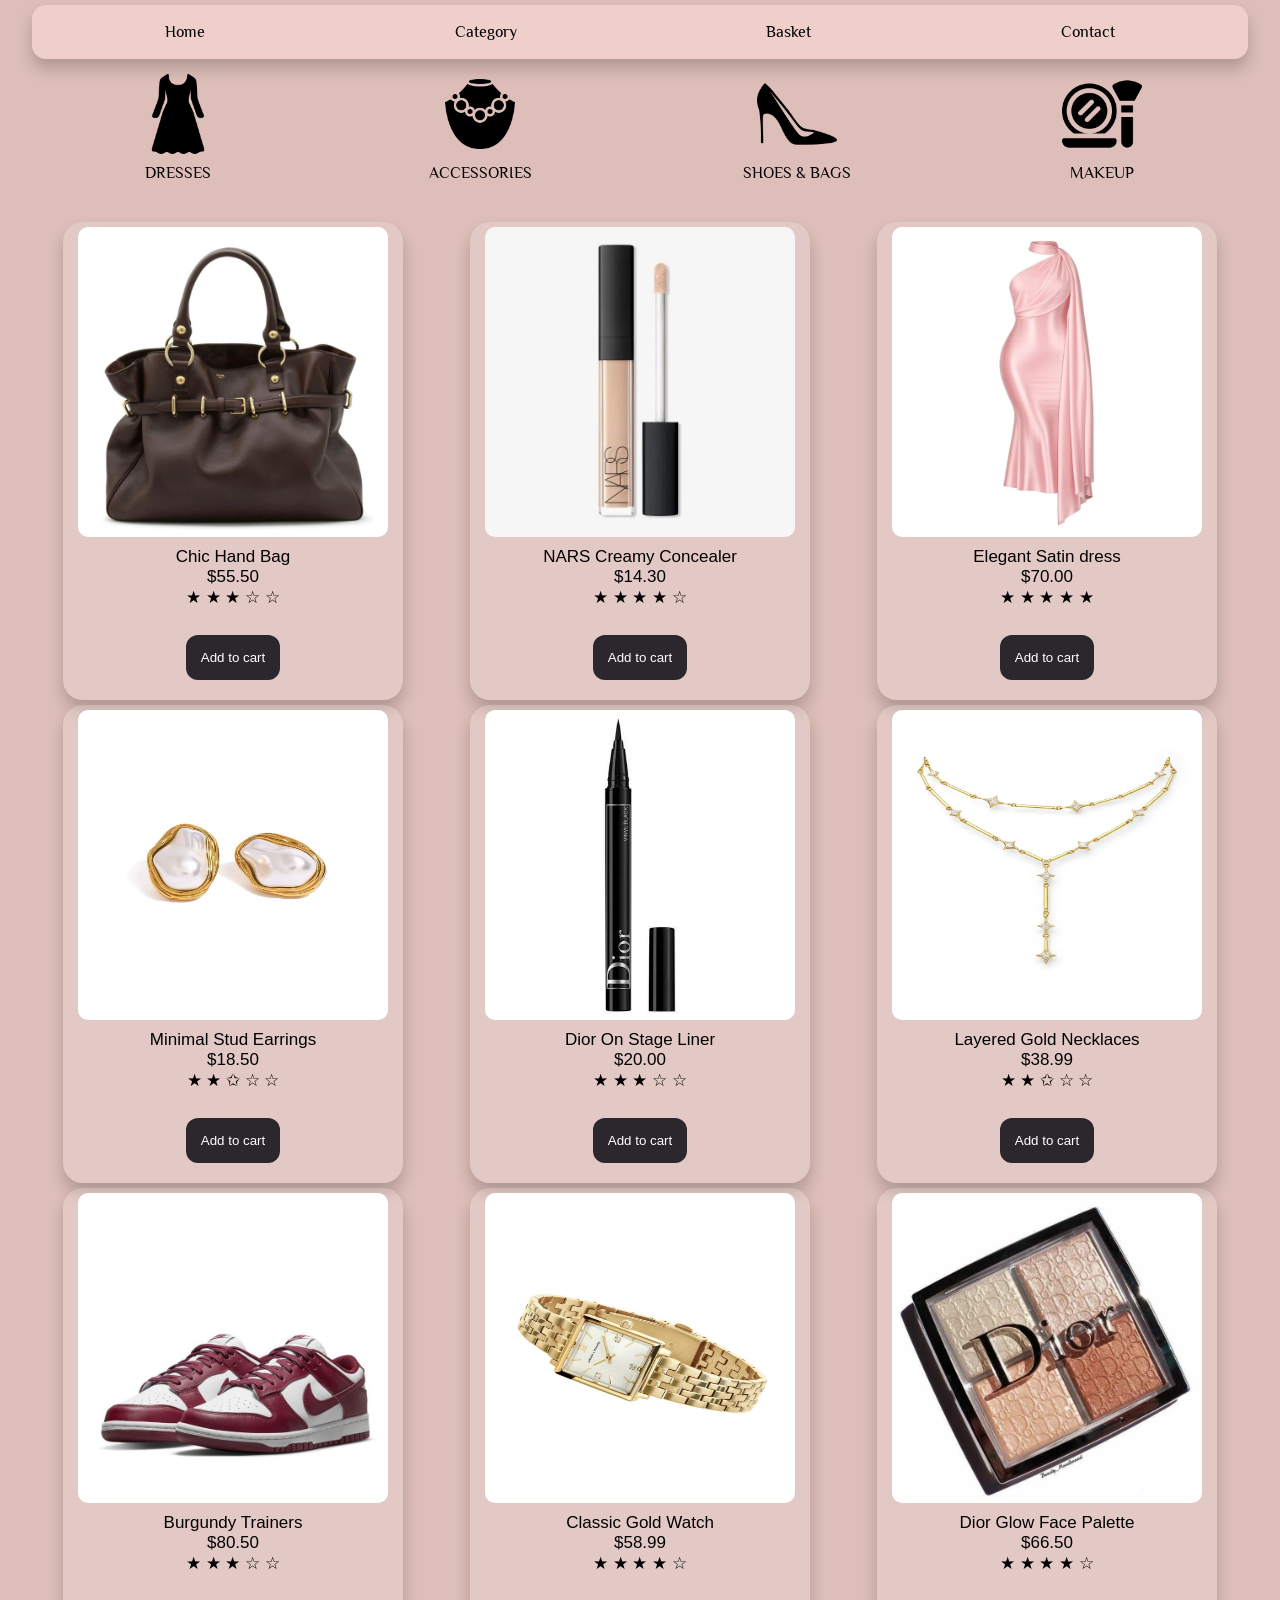
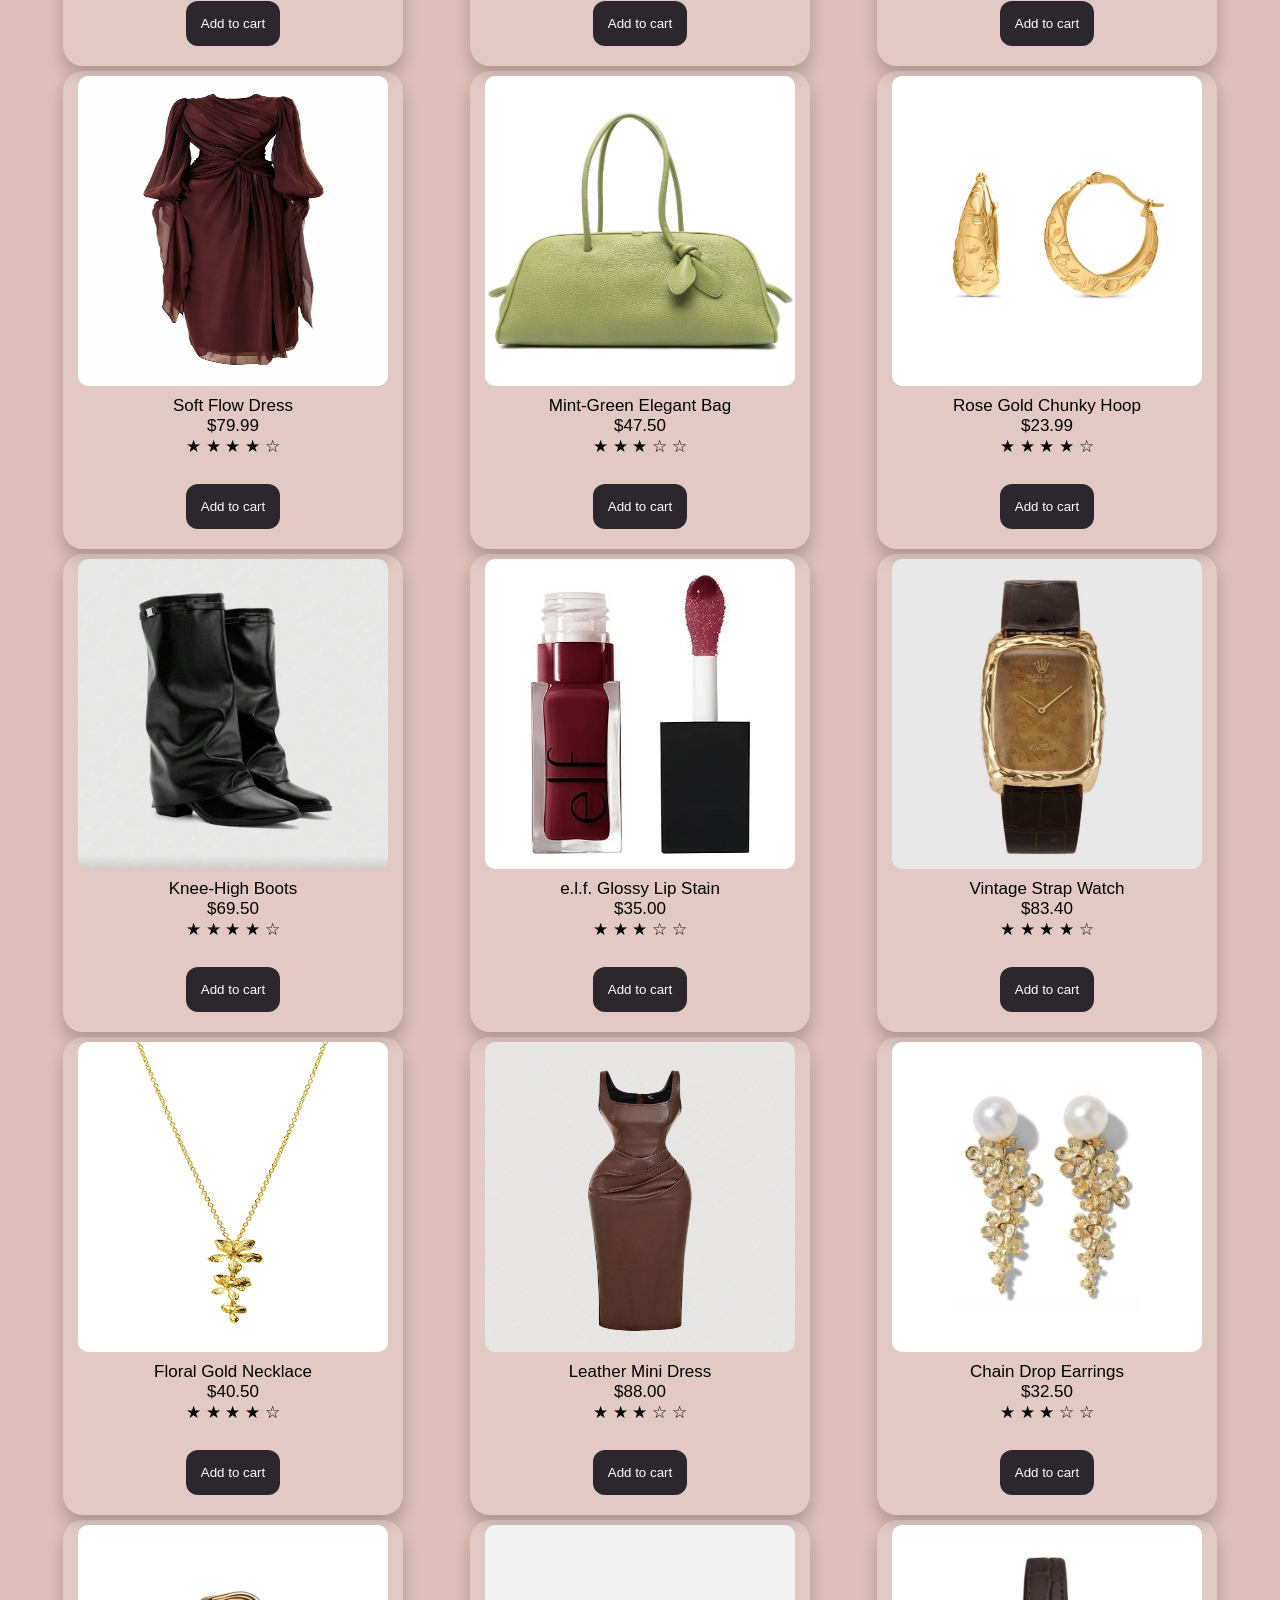
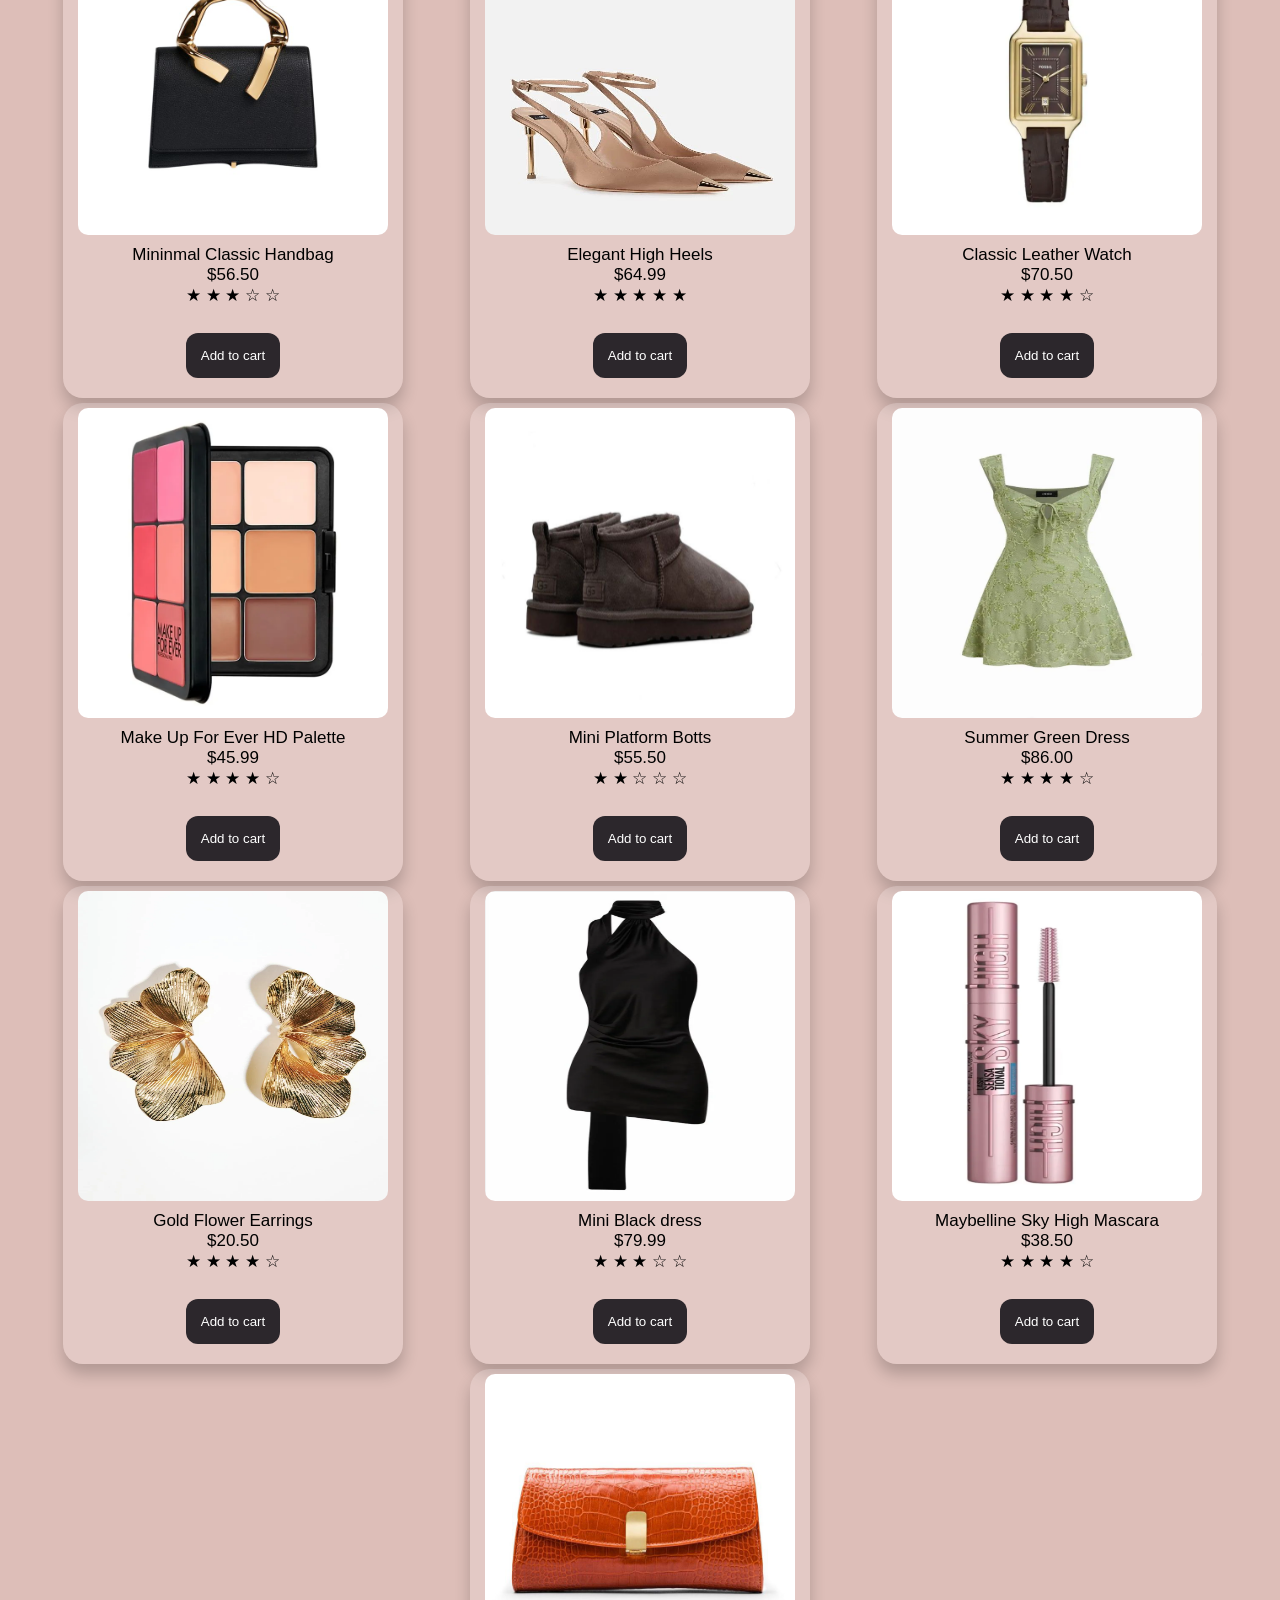
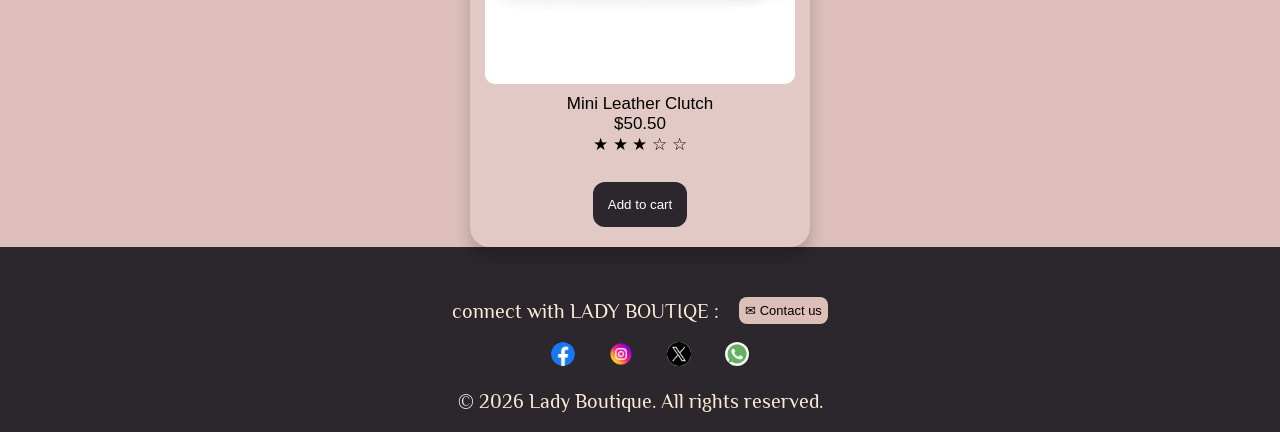
<file: generalcat.html>
<!--Nouran-->


<!doctype html>
<html lang="en">
  <head>
    <meta charset="UTF-8" />
    <meta name="viewport" content="width=device-width, initial-scale=1.0" />
    <title>CATEGORIES - LADY BOUTIQUE</title>
    <link rel="Stylesheet" href="stylehome.css" />
  </head>
  <body>
    <div id="navbar-placeholder"></div>
    <section class="cat-icon">
      <ul class="icon-list">
        <li class="icon">
          <a href="dresses.html"><img src="img(catogory)\long-sleeves-dress.png" /> DRESSES</a>
        </li>
        <li class="icon">
          <a href="accessories.html"
            ><img src="img(catogory)\pearl-necklace.png" /> ACCESSORIES</a
          >
        </li>
        <li class="icon">
          <a href="shoes.html"
            ><img src="img(catogory)\high-heel.png" /> SHOES & BAGS</a
          >
        </li>
        <li class="icon">
          <a href="New Text Document.html"
            ><img src="img(catogory)\make-up.png" /> MAKEUP</a
          >
        </li>
      </ul>
    </section>
    <section class="products">
      <div class="product">
        <img src="img(catogory)\bag1.jpeg" class="catimg" />
        <div class="cat-text">
          <p class="title">Chic Hand Bag</p>
          <p class="price">$55.50</p>
          <p class="star">★ ★ ★ ☆ ☆</p>
          <button onclick="addToCart(event)">Add to cart</button>
        </div>
      </div>
      <div class="product">
        <img src="img(catogory)\concealer.jpeg" class="catimg" />
        <div class="cat-text">
          <p class="title">NARS Creamy Concealer</p>
          <p class="price">$14.30</p>
          <p class="star">★ ★ ★ ★ ☆</p>
          <button onclick="addToCart(event)">Add to cart</button>
        </div>
      </div>
      <div class="product">
        <img src="img(catogory)\dressCat1.jpeg" class="catimg" />
        <div class="cat-text">
          <p class="title">Elegant Satin dress</p>
          <p class="price">$70.00</p>
          <p class="star">★ ★ ★ ★ ★</p>
          <button onclick="addToCart(event)">Add to cart</button>
        </div>
      </div>
      <div class="product">
        <img src="img(catogory)\earringCat1.jpeg" class="catimg" />
        <div class="cat-text">
          <p class="title">Minimal Stud Earrings</p>
          <p class="price">$18.50</p>
          <p class="star">★ ★ ✩ ☆ ☆</p>
          <button onclick="addToCart(event)">Add to cart</button>
        </div>
      </div>
      <div class="product">
        <img src="img(catogory)\eyeliner.jpeg" class="catimg" />
        <div class="cat-text">
          <p class="title">Dior On Stage Liner</p>
          <p class="price">$20.00</p>
          <p class="star">★ ★ ★ ☆ ☆</p>
          <button onclick="addToCart(event)">Add to cart</button>
        </div>
      </div>
      <div class="product">
        <img src="img(catogory)\necklaceCat1.jpeg" class="catimg" />
        <div class="cat-text">
          <p class="title">Layered Gold Necklaces</p>
          <p class="price">$38.99</p>
          <p class="star">★ ★ ✩ ☆ ☆</p>
          <button onclick="addToCart(event)">Add to cart</button>
        </div>
      </div>
      <div class="product">
        <img src="img(catogory)\shoe2.jpeg" class="catimg" />
        <div class="cat-text">
          <p class="title">Burgundy Trainers</p>
          <p class="price">$80.50</p>
          <p class="star">★ ★ ★ ☆ ☆</p>
          <button onclick="addToCart(event)">Add to cart</button>
        </div>
      </div>
      <div class="product">
        <img src="img(catogory)\watchCat3.jpeg" class="catimg" />
        <div class="cat-text">
          <p class="title">Classic Gold Watch</p>
          <p class="price">$58.99</p>
          <p class="star">★ ★ ★ ★ ☆</p>
          <button onclick="addToCart(event)">Add to cart</button>
        </div>
      </div>
      <div class="product">
        <img src="img(catogory)\highlighter.jpeg" class="catimg" />
        <div class="cat-text">
          <p class="title">Dior Glow Face Palette</p>
          <p class="price">$66.50</p>
          <p class="star">★ ★ ★ ★ ☆</p>
          <button onclick="addToCart(event)">Add to cart</button>
        </div>
      </div>
      <div class="product">
        <img src="img(catogory)\dressCat5.jpeg" class="catimg" />
        <div class="cat-text">
          <p class="title">Soft Flow Dress</p>
          <p class="price">$79.99</p>
          <p class="star">★ ★ ★ ★ ☆</p>
          <button onclick="addToCart(event)">Add to cart</button>
        </div>
      </div>
      <div class="product">
        <img src="img(catogory)\bag3.jpeg" class="catimg" />
        <div class="cat-text">
          <p class="title">Mint-Green Elegant Bag</p>
          <p class="price">$47.50</p>
          <p class="star">★ ★ ★ ☆ ☆</p>
          <button onclick="addToCart(event)">Add to cart</button>
        </div>
      </div>
      <div class="product">
        <img src="img(catogory)\earringCat3.jpeg" class="catimg" />
        <div class="cat-text">
          <p class="title">Rose Gold Chunky Hoop</p>
          <p class="price">$23.99</p>
          <p class="star">★ ★ ★ ★ ☆</p>
          <button onclick="addToCart(event)">Add to cart</button>
        </div>
      </div>
      <div class="product">
        <img src="img(catogory)\shoe4.jpeg" class="catimg" />
        <div class="cat-text">
          <p class="title">Knee-High Boots</p>
          <p class="price">$69.50</p>
          <p class="star">★ ★ ★ ★ ☆</p>
          <button onclick="addToCart(event)">Add to cart</button>
        </div>
      </div>
      <div class="product">
        <img src="img(catogory)\lipgloss.jpeg" class="catimg" />
        <div class="cat-text">
          <p class="title">e.l.f. Glossy Lip Stain</p>
          <p class="price">$35.00</p>
          <p class="star">★ ★ ★ ☆ ☆</p>
          <button onclick="addToCart(event)">Add to cart</button>
        </div>
      </div>
      <div class="product">
        <img src="img(catogory)\watchCat5.jpeg" class="catimg" />
        <div class="cat-text">
          <p class="title">Vintage Strap Watch</p>
          <p class="price">$83.40</p>
          <p class="star">★ ★ ★ ★ ☆</p>
          <button onclick="addToCart(event)">Add to cart</button>
        </div>
      </div>
      <div class="product">
        <img src="img(catogory)\necklaceCat2.jpeg" class="catimg" />
        <div class="cat-text">
          <p class="title">Floral Gold Necklace</p>
          <p class="price">$40.50</p>
          <p class="star">★ ★ ★ ★ ☆</p>
          <button onclick="addToCart(event)">Add to cart</button>
        </div>
      </div>
      <div class="product">
        <img src="img(catogory)\dressCat2.jpeg" class="catimg" />
        <div class="cat-text">
          <p class="title">Leather Mini Dress</p>
          <p class="price">$88.00</p>
          <p class="star">★ ★ ★ ☆ ☆</p>
          <button onclick="addToCart(event)">Add to cart</button>
        </div>
      </div>
      <div class="product">
        <img src="img(catogory)\earringCat2.jpeg" class="catimg" />
        <div class="cat-text">
          <p class="title">Chain Drop Earrings</p>
          <p class="price">$32.50</p>
          <p class="star">★ ★ ★ ☆ ☆</p>
          <button onclick="addToCart(event)">Add to cart</button>
        </div>
      </div>
      <div class="product">
        <img src="img(catogory)\bag4.jpeg" class="catimg" />
        <div class="cat-text">
          <p class="title">Mininmal Classic Handbag</p>
          <p class="price">$56.50</p>
          <p class="star">★ ★ ★ ☆ ☆</p>
          <button onclick="addToCart(event)">Add to cart</button>
        </div>
      </div>
      <div class="product">
        <img src="img(catogory)\shoe3.jpeg" class="catimg" />
        <div class="cat-text">
          <p class="title">Elegant High Heels</p>
          <p class="price">$64.99</p>
          <p class="star">★ ★ ★ ★ ★</p>
          <button onclick="addToCart(event)">Add to cart</button>
        </div>
      </div>
      <div class="product">
        <img src="img(catogory)\watchCat1.jpeg" class="catimg" />
        <div class="cat-text">
          <p class="title">Classic Leather Watch</p>
          <p class="price">$70.50</p>
          <p class="star">★ ★ ★ ★ ☆</p>
          <button onclick="addToCart(event)">Add to cart</button>
        </div>
      </div>
      <div class="product">
        <img src="img(catogory)\pallet.jpeg" class="catimg" />
        <div class="cat-text">
          <p class="title">Make Up For Ever HD Palette</p>
          <p class="price">$45.99</p>
          <p class="star">★ ★ ★ ★ ☆</p>
          <button onclick="addToCart(event)">Add to cart</button>
        </div>
      </div>
      <div class="product">
        <img src="img(catogory)\shoe1.jpeg" class="catimg" />
        <div class="cat-text">
          <p class="title">Mini Platform Botts</p>
          <p class="price">$55.50</p>
          <p class="star">★ ★ ☆ ☆ ☆</p>
          <button onclick="addToCart(event)">Add to cart</button>
        </div>
      </div>
      <div class="product">
        <img src="img(catogory)\dressCat3.jpeg" class="catimg" />
        <div class="cat-text">
          <p class="title">Summer Green Dress</p>
          <p class="price">$86.00</p>
          <p class="star">★ ★ ★ ★ ☆</p>
          <button onclick="addToCart(event)">Add to cart</button>
        </div>
      </div>
      <div class="product">
        <img src="img(catogory)\earringCat4.jpeg" class="catimg" />
        <div class="cat-text">
          <p class="title">Gold Flower Earrings</p>
          <p class="price">$20.50</p>
          <p class="star">★ ★ ★ ★ ☆</p>
          <button onclick="addToCart(event)">Add to cart</button>
        </div>
      </div>
      <div class="product">
        <img src="img(catogory)\dressCat7.jpeg" class="catimg" />
        <div class="cat-text">
          <p class="title">Mini Black dress</p>
          <p class="price">$79.99</p>
          <p class="star">★ ★ ★ ☆ ☆</p>
          <button onclick="addToCart(event)">Add to cart</button>
        </div>
      </div>
      <div class="product">
        <img src="img(catogory)\mascara.jpeg" class="catimg" />
        <div class="cat-text">
          <p class="title">Maybelline Sky High Mascara</p>
          <p class="price">$38.50</p>
          <p class="star">★ ★ ★ ★ ☆</p>
          <button onclick="addToCart(event)">Add to cart</button>
        </div>
      </div>
      <div class="product">
        <img src="img(catogory)\bag2.jpeg" class="catimg" />
        <div class="cat-text">
          <p class="title">Mini Leather Clutch</p>
          <p class="price">$50.50</p>
          <p class="star">★ ★ ★ ☆ ☆</p>
          <button onclick="addToCart(event)">Add to cart</button>
        </div>
      </div>
    </section>
    <footer>
      <div class="contact">
        <span>connect with LADY BOUTIQE :</span>
        <a href="contactus.html">
          <button class="connect-btn">✉ Contact us</button>
        </a>
      </div>
      <div class="social">
        <a href="#"
          ><img src="img/face icon.jpeg" alt="Facebook" class="social-media"
        /></a>
        <a href="#"
          ><img src="img/insta icon.jpeg" alt="Instagram" class="social-media"
        /></a>
        <a href="#"
          ><img src="img/X-icon.jpeg" alt="Twitter" class="social-media"
        /></a>
        <a href="#"
          ><img
            src="img/WhatsApp icon.jpeg"
            alt="whatsapp"
            class="social-media"
        /></a>
      </div>

      <p>© 2026 Lady Boutique. All rights reserved.</p>
    </footer>
    <script src="script.js"></script>
  </body>
</html>
</file>
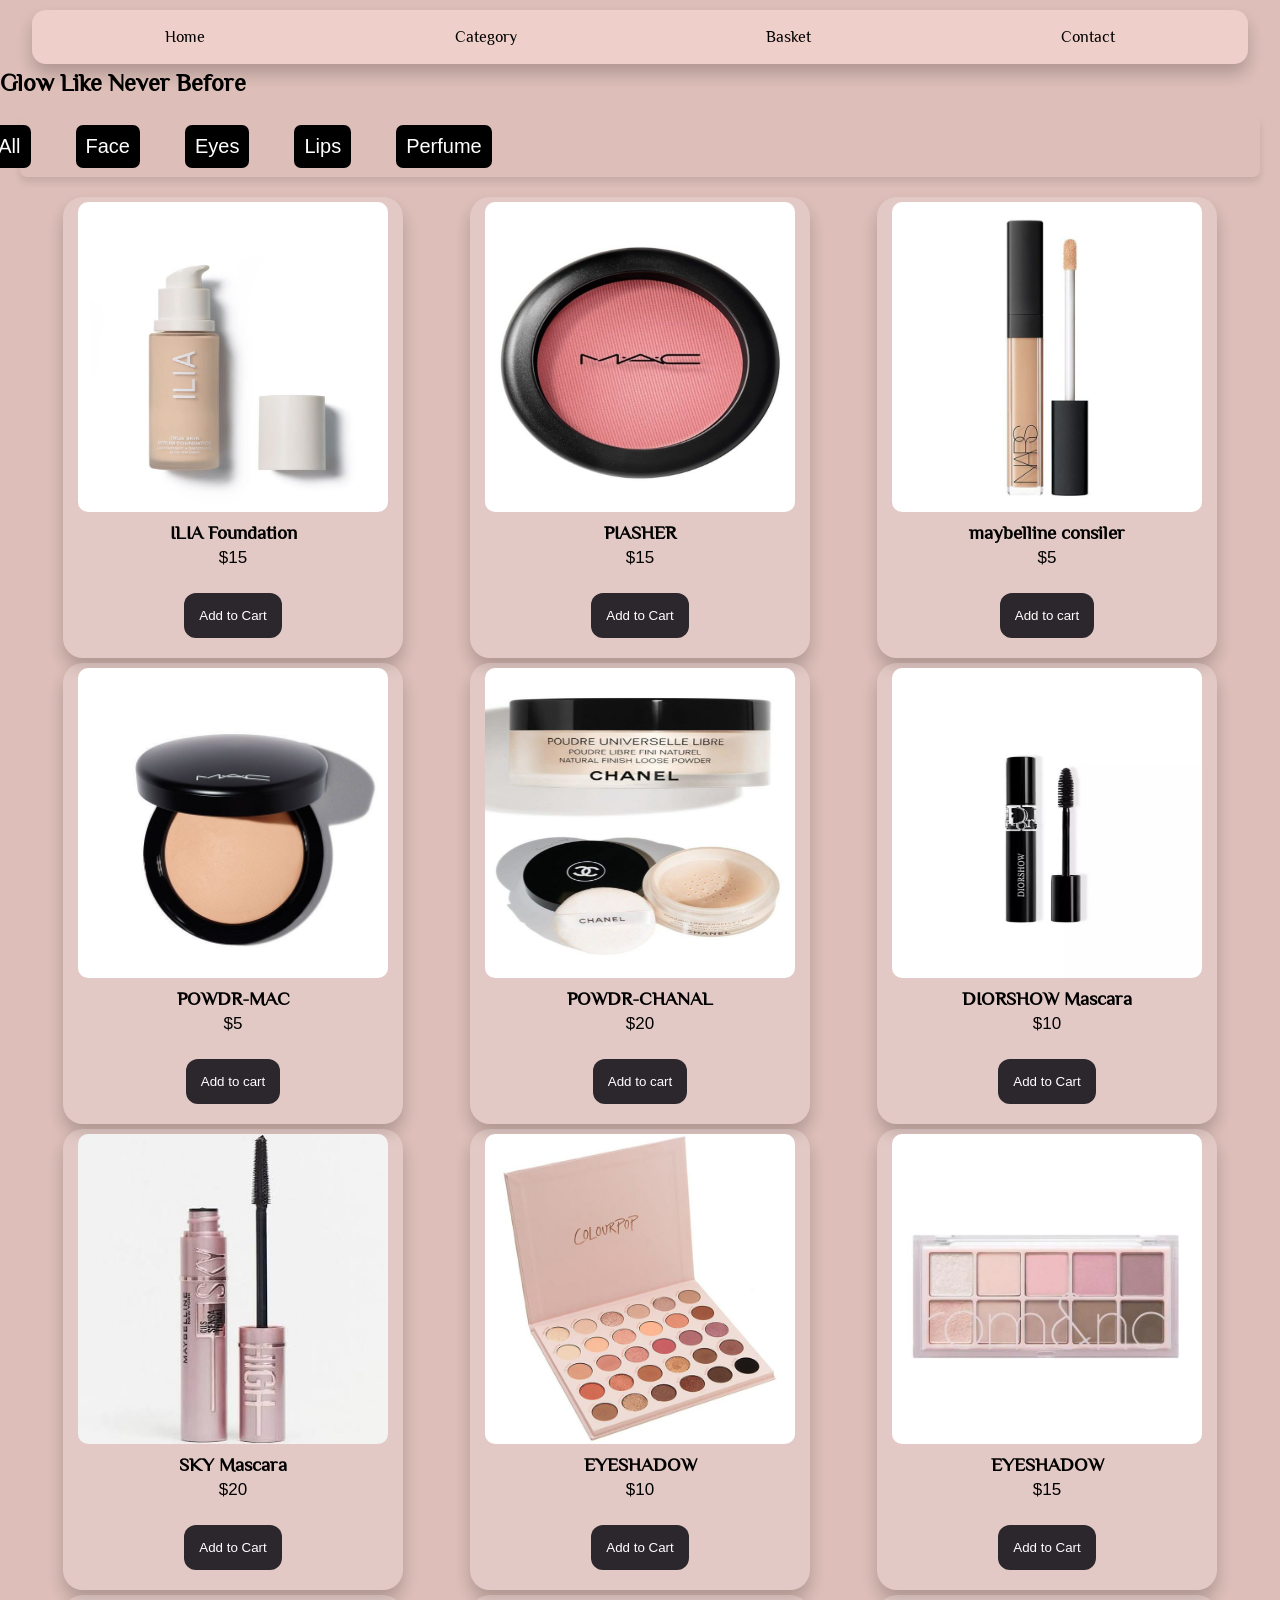
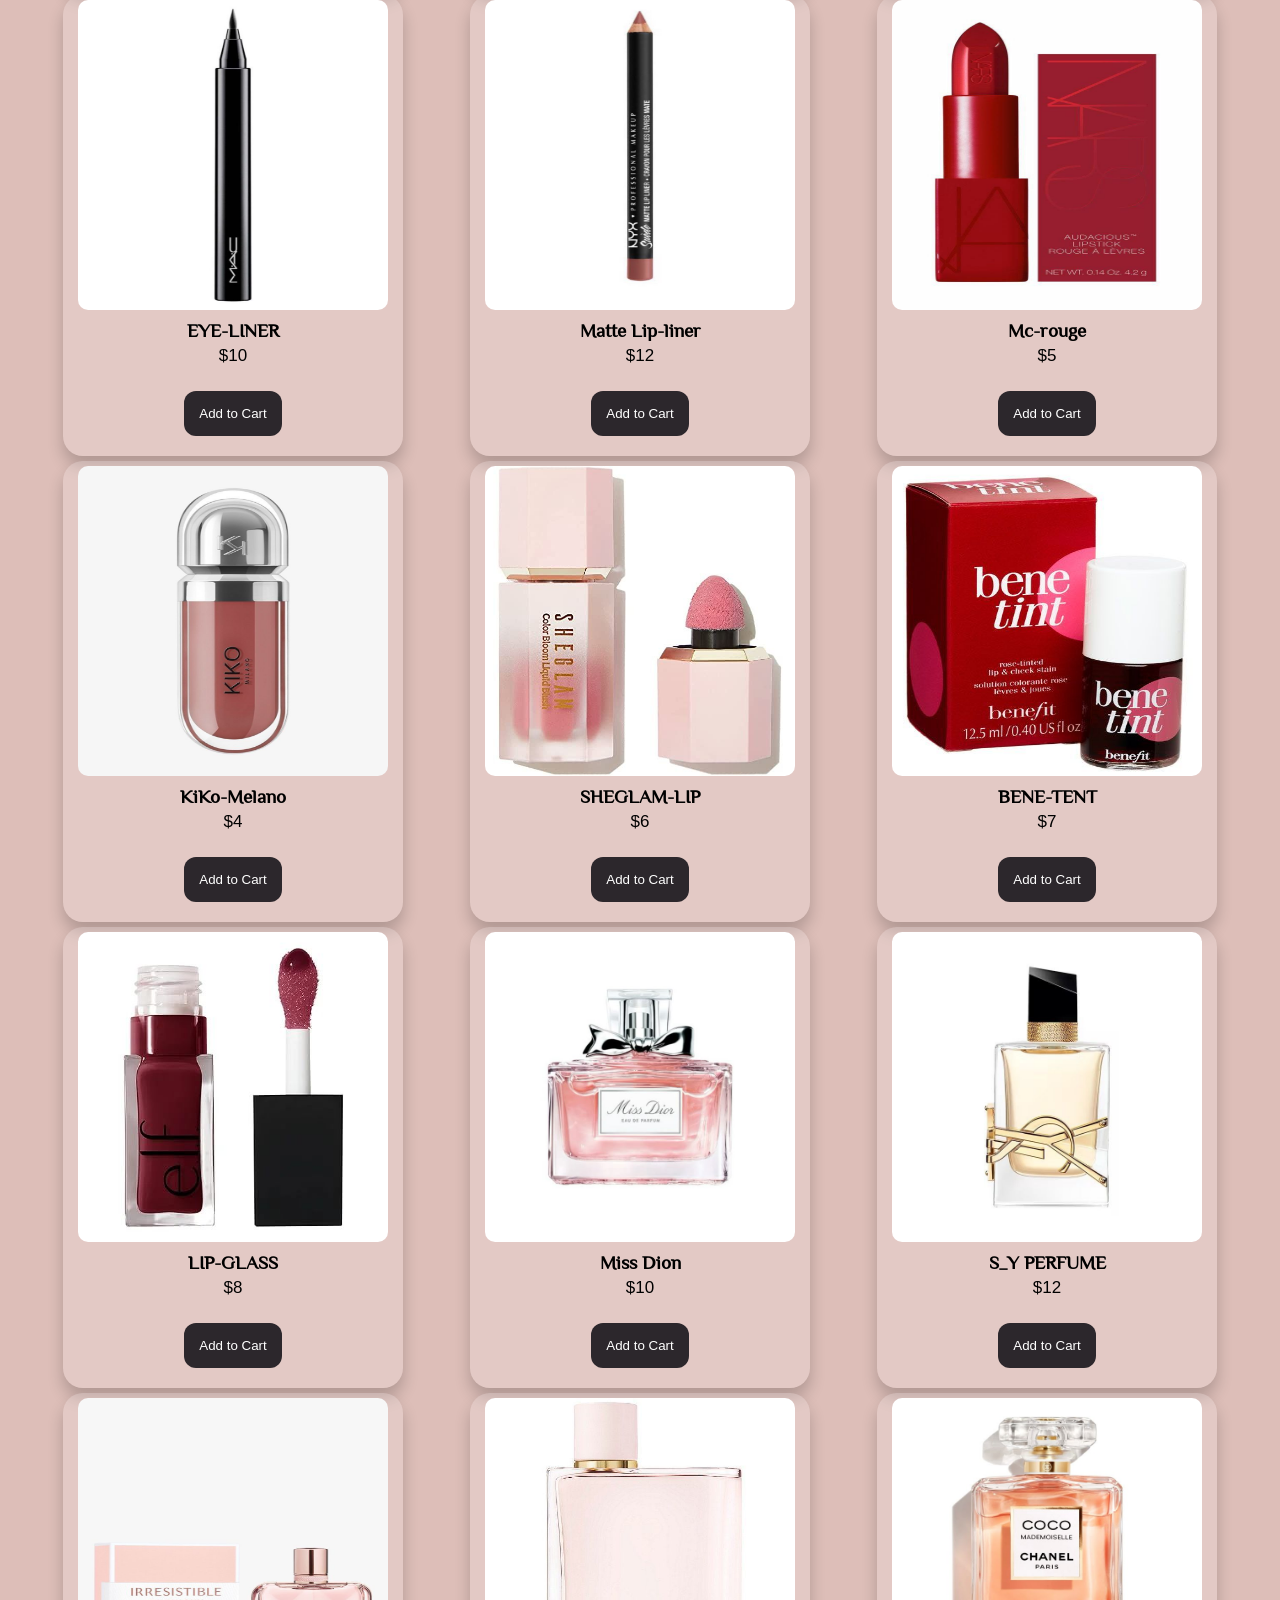
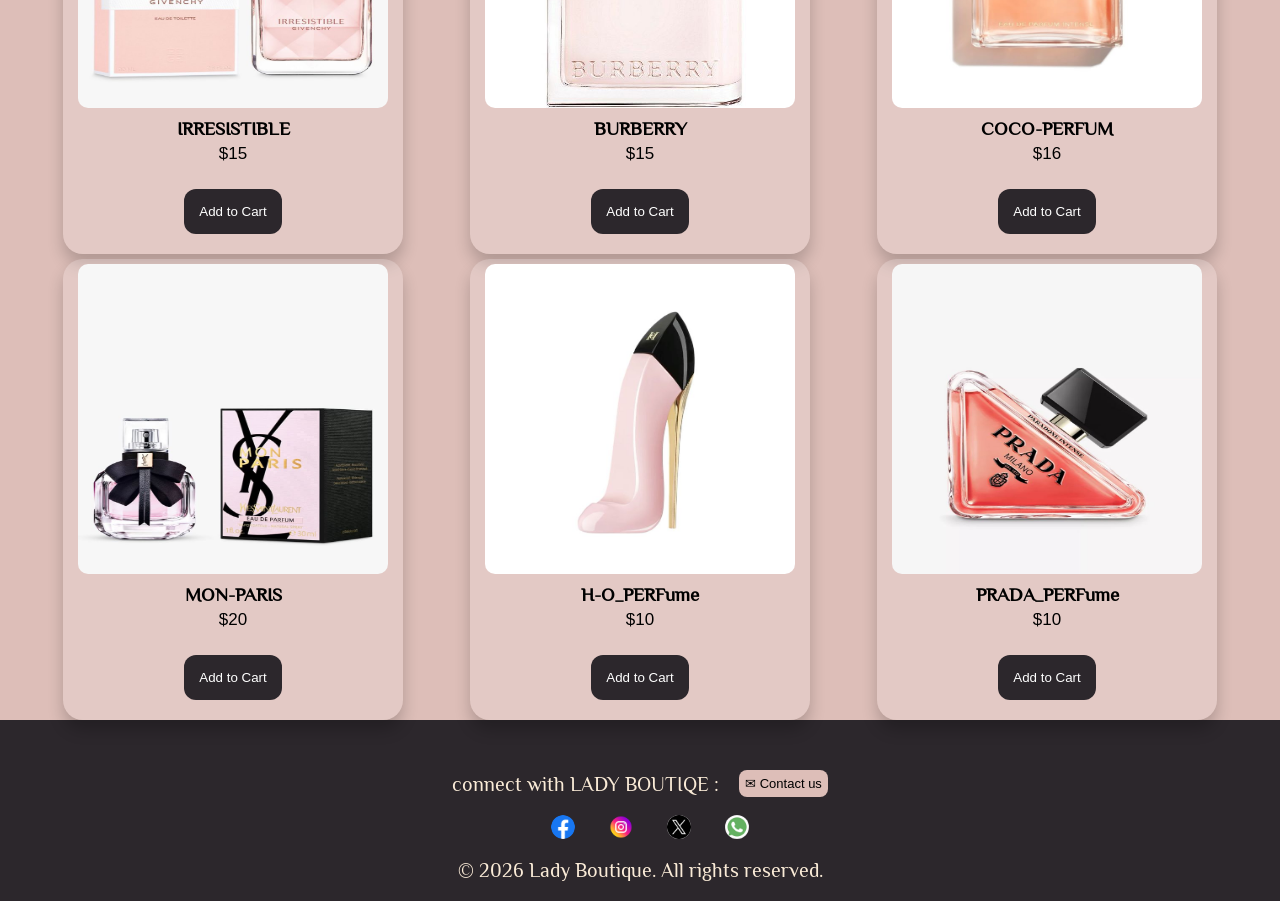
<file: New Text Document.html>
<html>
  <head>
    <meta charset="UTF-8" />
    <meta name="viewport" content="width=device-width ,initial-scale=1.0" />
    <title>Makeup Shop</title>
    <link rel="stylesheet" href="stylehome.css" />
  </head>
  <body>
    <div id="navbar-placeholder"></div>

    <section class="banner">
      <h1>Glow Like Never Before</h1>
    </section>

    <section class="categories">
      <button onclick="filter('all')">All</button>
      <button onclick="filter('face')">Face</button>
      <button onclick="filter('eyes')">Eyes</button>
      <button onclick="filter('lips')">Lips</button>
      <button onclick="filter('perfume')">Perfume</button>
      <div id="cart-icon">
        <a href="cart.html">
          <img src="img/shopping-bag.png" class="cart" />
        </a>

        <span class="num-cart"></span>
      </div>
    </section>

    <section class="products">
      <div class="product face">
        <img src="images/3.jpeg" />
        <h3 class="title">ILIA Foundation</h3>
        <p class="price">$15</p>
        <button onclick="addToCart(event)">Add to Cart</button>
      </div>
      <div class="product face">
        <img src="images/plasher.jpeg" />
        <h3 class="title">PIASHER</h3>
        <p class="price">$15</p>
        <button onclick="addToCart(event)">Add to Cart</button>
      </div>

      <div class="product face">
        <img src="images/2.jpeg" />
        <h3 class="title">maybelline consiler</h3>
        <p class="price">$5</p>
        <button onclick="addToCart(event)">Add to cart</button>
      </div>
      <div class="product face">
        <img src="images/19.jpeg" />
        <h3 class="title">POWDR-MAC</h3>
        <p class="price">$5</p>
        <button onclick="addToCart(event)">Add to cart</button>
      </div>
      <div class="product face">
        <img src="images/27.jpeg" />
        <h3 class="title">POWDR-CHANAL</h3>
        <p class="price">$20</p>
        <button onclick="addToCart(event)">Add to cart</button>
      </div>

      <div class="product eyes">
        <img src="images/66.jpeg" />
        <h3 class="title">DIORSHOW Mascara</h3>
        <p class="price">$10</p>
        <button onclick="addToCart(event)">Add to Cart</button>
      </div>
      <div class="product eyes">
        <img src="images/112.jpeg" />
        <h3 class="title">SKY Mascara</h3>
        <p class="price">$20</p>
        <button onclick="addToCart(event)">Add to Cart</button>
      </div>

      <div class="product eyes">
        <img src="images/ee.jpeg" />
        <h3 class="title">EYESHADOW</h3>
        <p class="price">$10</p>
        <button onclick="addToCart(event)">Add to Cart</button>
      </div>
      <div class="product eyes">
        <img src="images/tt.jpeg" />
        <h3 class="title">EYESHADOW</h3>
        <p class="price">$15</p>
        <button onclick="addToCart(event)">Add to Cart</button>
      </div>

      <div class="product eyes">
        <img src="images/eyliner.jpeg" />
        <h3 class="title">EYE-LINER</h3>
        <p class="price">$10</p>
        <button onclick="addToCart(event)">Add to Cart</button>
      </div>

      <div class="product lips">
        <img src="images/8.jpeg" />
        <h3 class="title">Matte Lip-liner</h3>
        <p class="price">$12</p>
        <button onclick="addToCart(event)">Add to Cart</button>
      </div>
      <div class="product lips">
        <img src="images/55.jpeg" />
        <h3 class="title">Mc-rouge</h3>
        <p class="price">$5</p>
        <button onclick="addToCart(event)">Add to Cart</button>
      </div>
      <div class="product lips">
        <img src="images/kiko.jpeg" />
        <h3 class="title">KiKo-Melano</h3>
        <p class="price">$4</p>
        <button onclick="addToCart(event)">Add to Cart</button>
      </div>
      <div class="product lips">
        <img src="images/5.jpeg" />
        <h3 class="title">SHEGLAM-LIP</h3>
        <p class="price">$6</p>
        <button onclick="addToCart(event)">Add to Cart</button>
      </div>
      <div class="product lips">
        <img src="images/88.jpeg" />
        <h3 class="title">BENE-TENT</h3>
        <p class="price">$7</p>
        <button onclick="addToCart(event)">Add to Cart</button>
      </div>
      <div class="product lips">
        <img src="images/77.jpeg" />
        <h3 class="title">LIP-GLASS</h3>
        <p class="price">$8</p>
        <button onclick="addToCart(event)">Add to Cart</button>
      </div>
      <div class="product perfume">
        <img src="images/a.jpeg" />
        <h3 class="title">Miss Dion</h3>
        <p class="price">$10</p>
        <button onclick="addToCart(event)">Add to Cart</button>
      </div>
      <div class="product perfume">
        <img src="images/b.jpeg" />
        <h3 class="title">S_Y PERFUME</h3>
        <p class="price">$12</p>
        <button onclick="addToCart(event)">Add to Cart</button>
      </div>
      <div class="product perfume">
        <img src="images/c.jpeg" />
        <h3 class="title">IRRESISTIBLE</h3>
        <p class="price">$15</p>
        <button onclick="addToCart(event)">Add to Cart</button>
      </div>
      <div class="product perfume">
        <img src="images/d.jpeg" />
        <h3 class="title">BURBERRY</h3>
        <p class="price">$15</p>
        <button onclick="addToCart(event)">Add to Cart</button>
      </div>

      <div class="product perfume">
        <img src="images/e.jpeg" />
        <h3 class="title">COCO-PERFUM</h3>
        <p class="price">$16</p>
        <button onclick="addToCart(event)">Add to Cart</button>
      </div>
      <div class="product perfume">
        <img src="images/f.jpeg" />
        <h3 class="title">MON-PARIS</h3>
        <p class="price">$20</p>
        <button onclick="addToCart(event)">Add to Cart</button>
      </div>
      <div class="product perfume">
        <img src="images/g.jpeg" />
        <h3 class="title">H-O_PERFume</h3>
        <p class="price">$10</p>
        <button onclick="addToCart(event)">Add to Cart</button>
      </div>

      <div class="product perfume">
        <img src="images/h.jpeg" />
        <h3 class="title">PRADA_PERFume</h3>
        <p class="price">$10</p>
        <button onclick="addToCart(event)">Add to Cart</button>
      </div>
    </section>
    <footer>
      <div class="contact">
        <span>connect with LADY BOUTIQE :</span>
        <a href="contactus.html">
          <button class="connect-btn">✉ Contact us</button>
        </a>
      </div>
      <div class="social">
        <a href="#"
          ><img src="img/face icon.jpeg" alt="Facebook" class="social-media"
        /></a>
        <a href="#"
          ><img src="img/insta icon.jpeg" alt="Instagram" class="social-media"
        /></a>
        <a href="#"
          ><img src="img/X-icon.jpeg" alt="Twitter" class="social-media"
        /></a>
        <a href="#"
          ><img
            src="img/WhatsApp icon.jpeg"
            alt="whatsapp"
            class="social-media"
        /></a>
      </div>

      <p>© 2026 Lady Boutique. All rights reserved.</p>
    </footer>

    <script src="script.js"></script>
  </body>
</html>
</file>
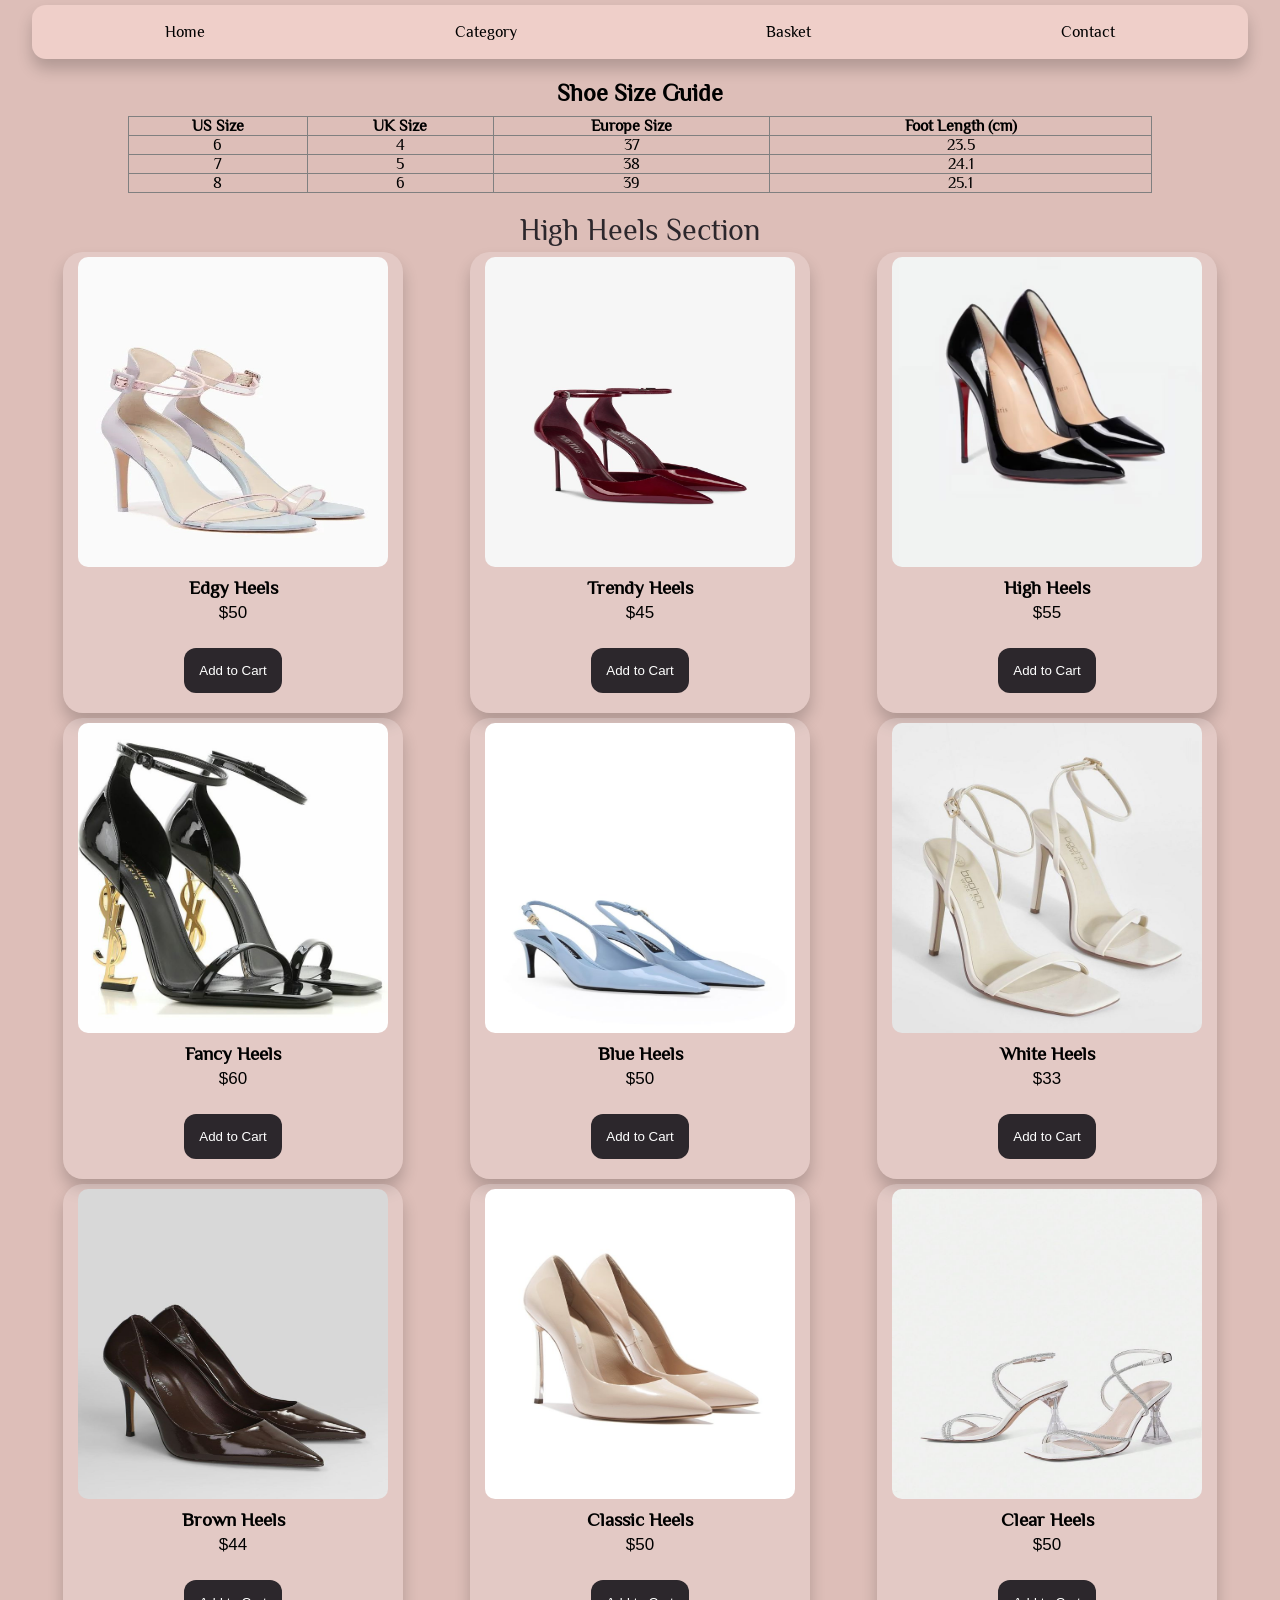
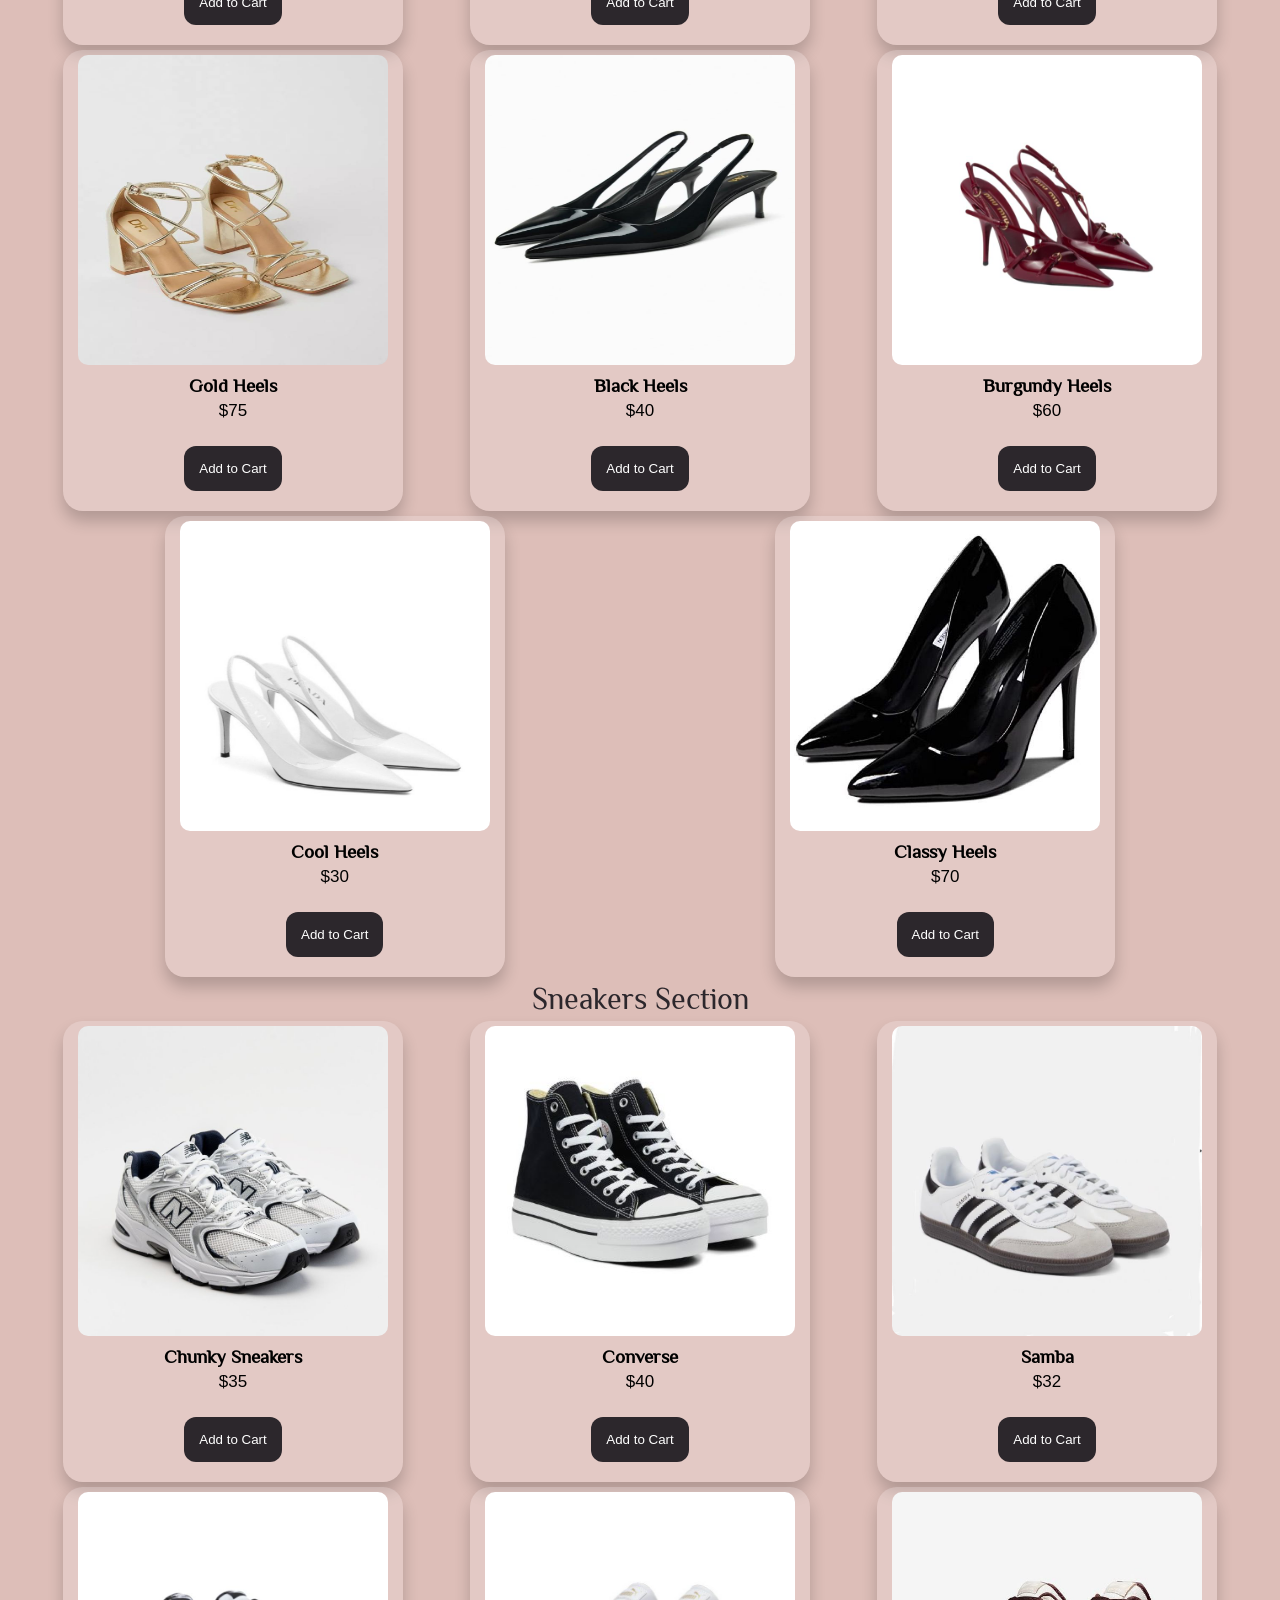
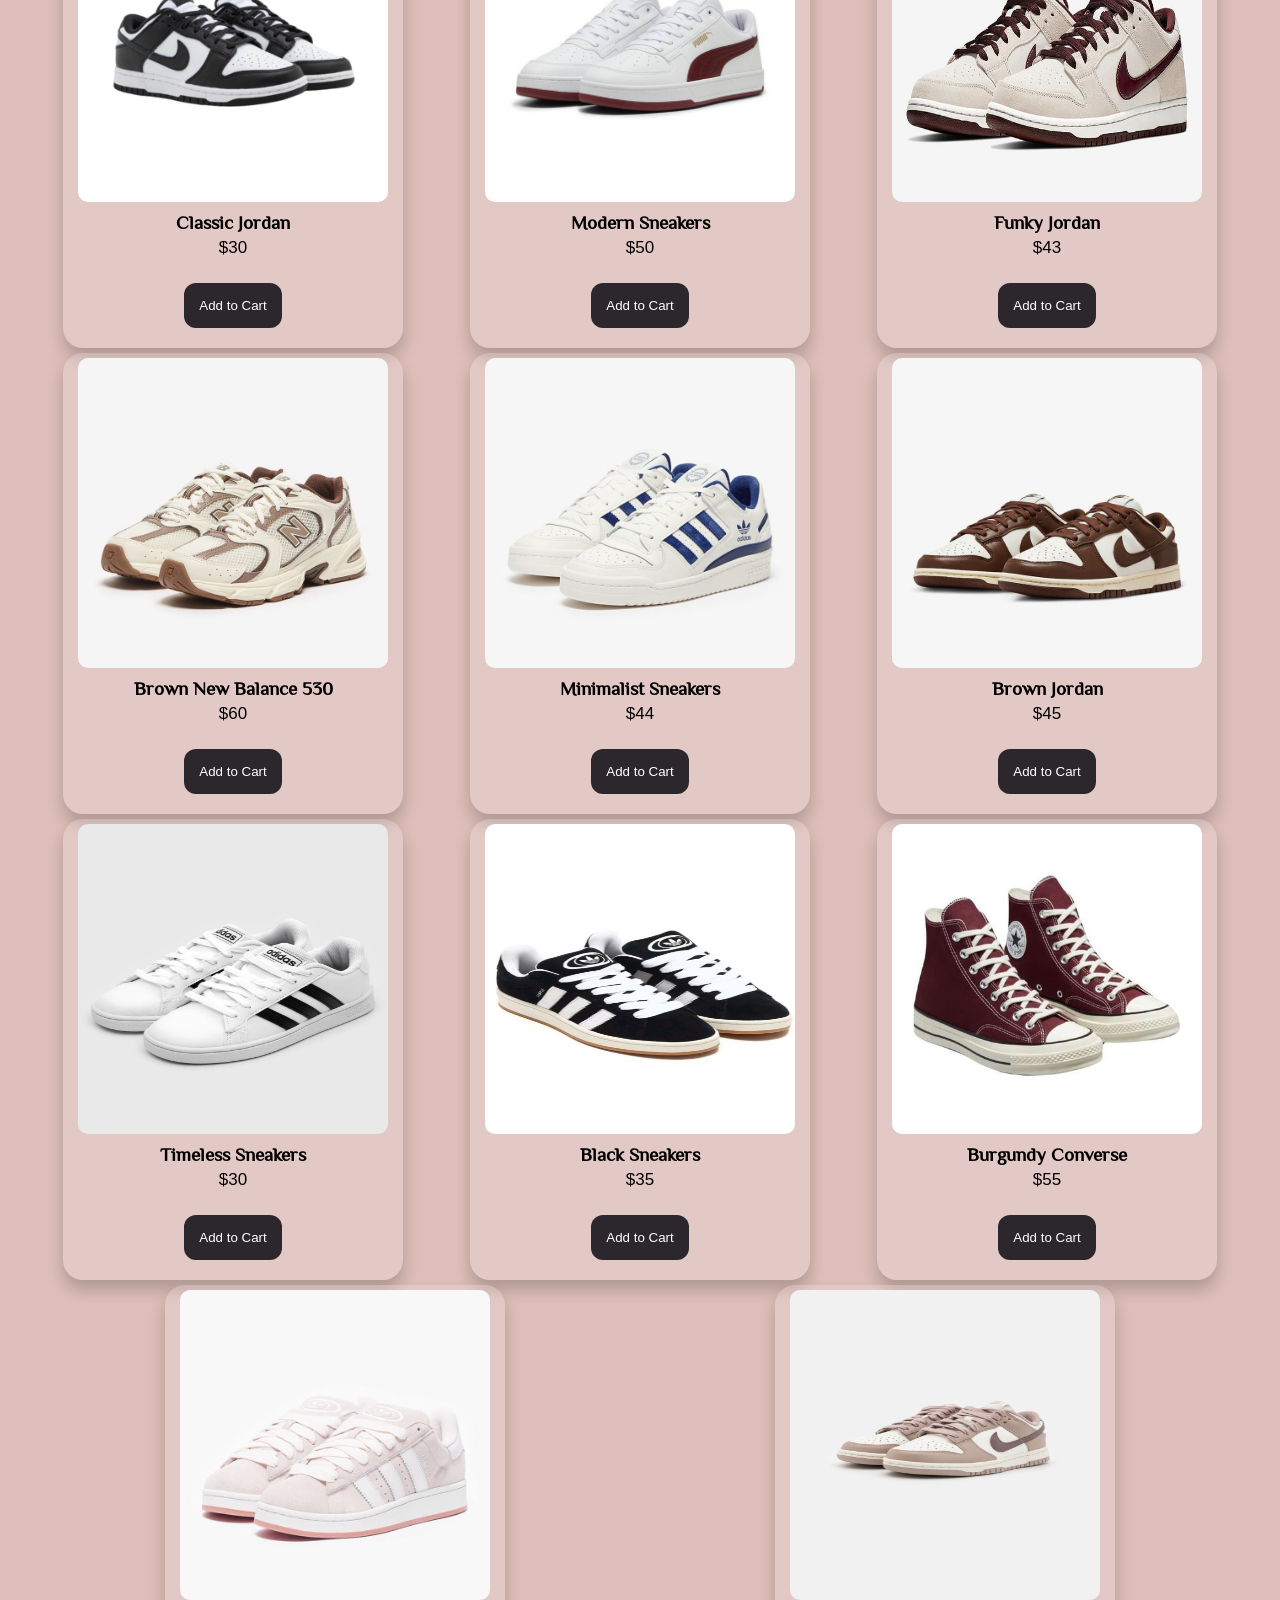
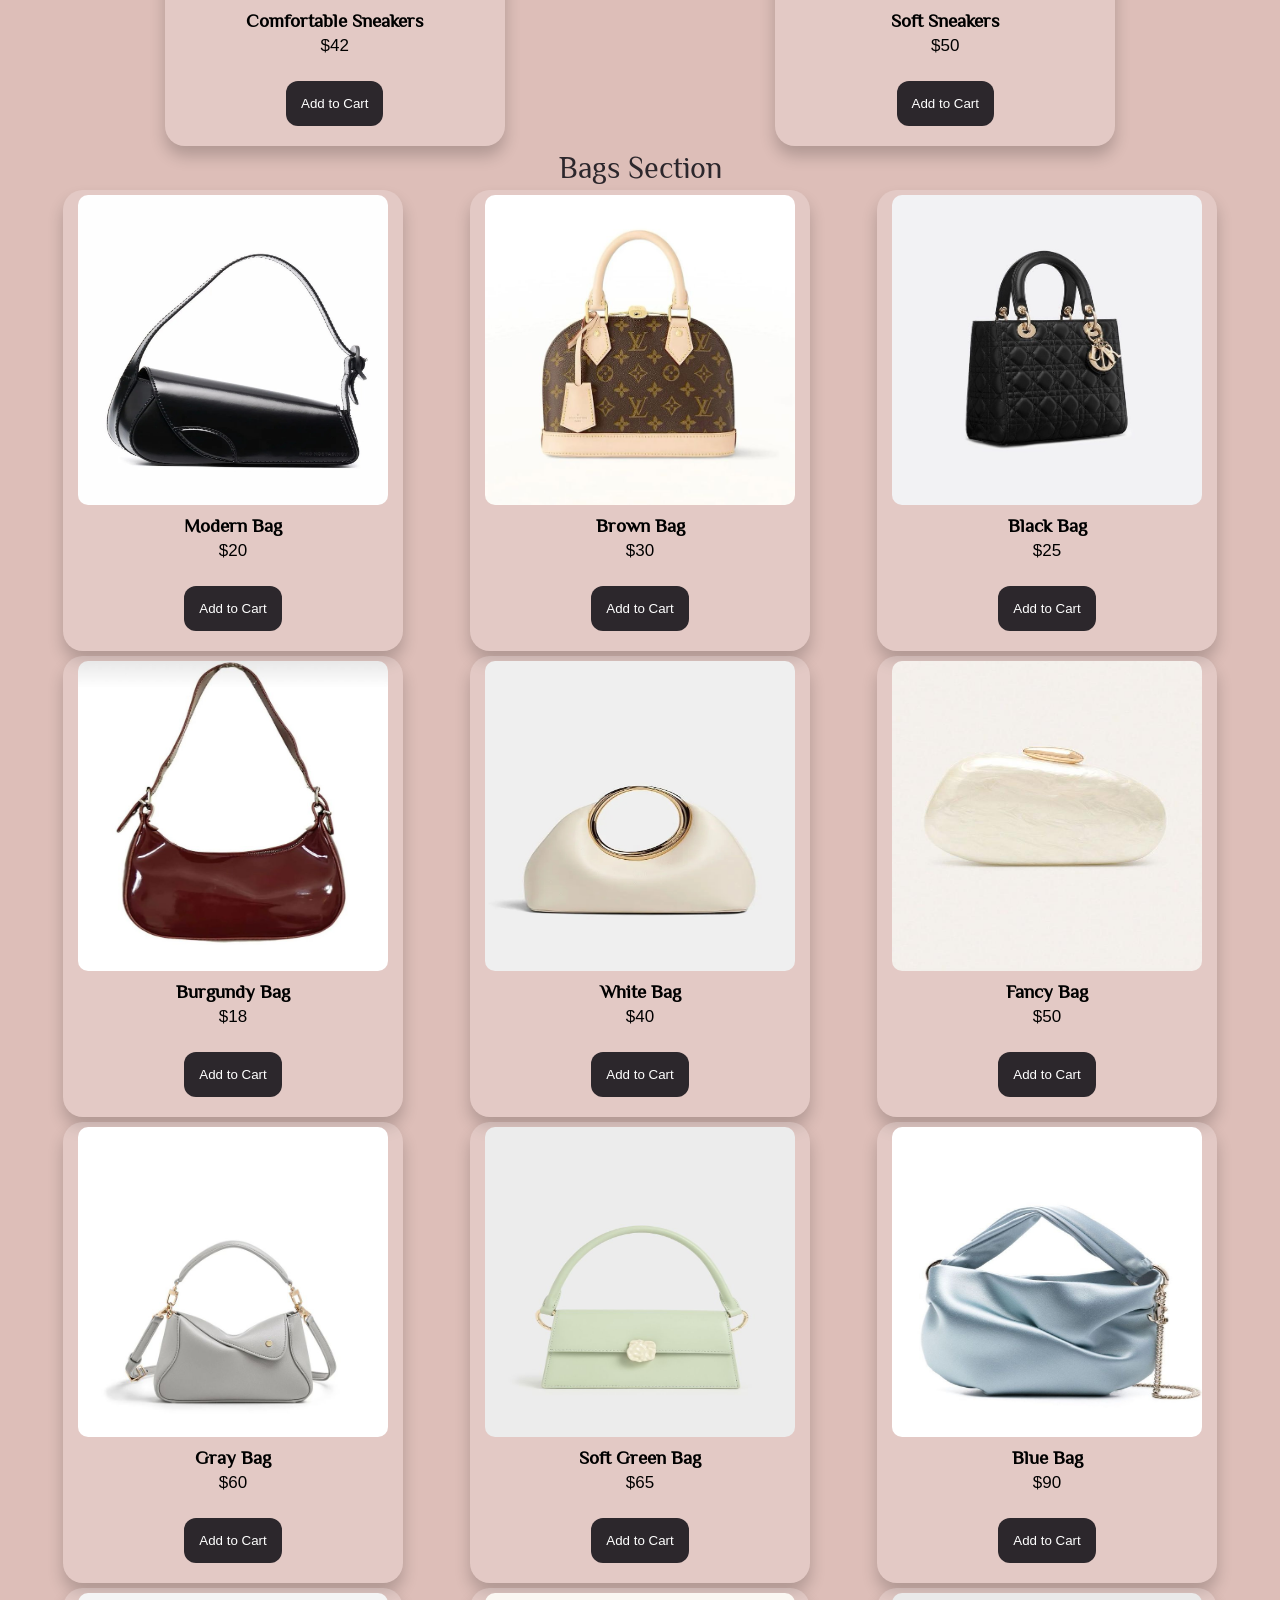
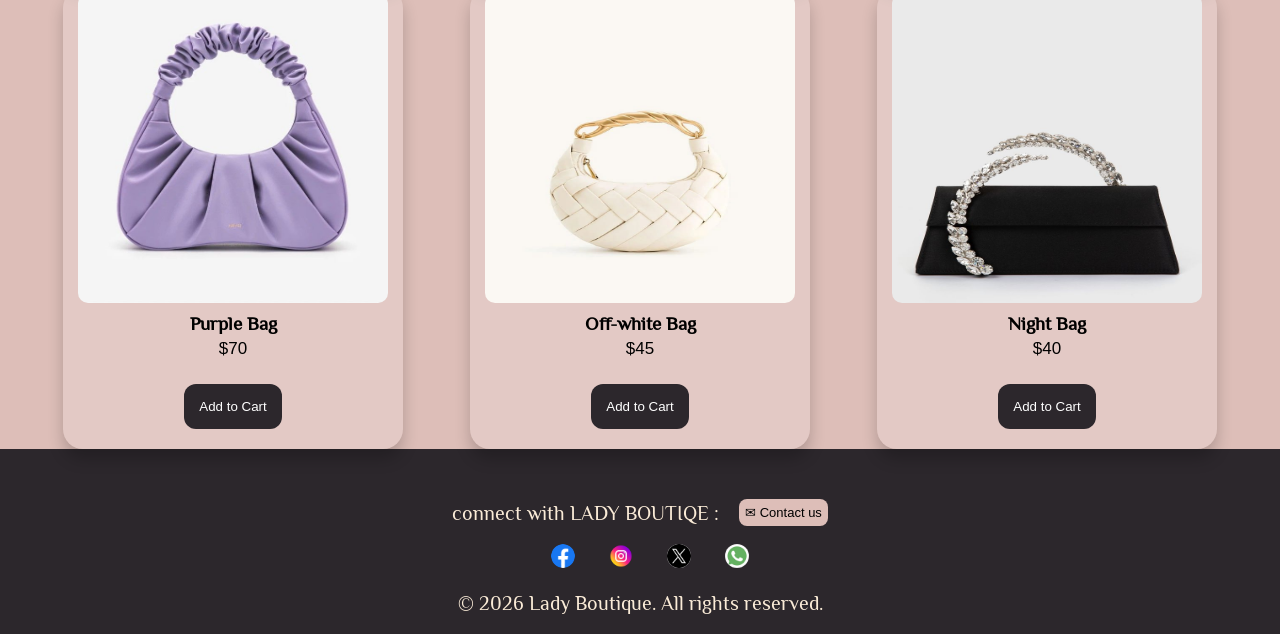
<file: shoes.html>
<!--Sondos-->

<!doctype html>
<html>
  <head>
    <meta charset="UTF-8" />
    <meta name="viewport" content="width=device-width, initial-scale=1.0" />
    <title>SHOES & BAGS - LADY BOUTIQUE</title>
    <link rel="stylesheet" href="stylehome.css" />
  </head>
  <body>
    <div id="navbar-placeholder"></div>
    <section style="margin: 20px auto; width: 80%; text-align: center">
      <h2>Shoe Size Guide</h2>
      <table
        border="1"
        style="
          width: 100%;
          border-collapse: collapse;
          background-color: #fff;
          margin-top: 10px;
        "
      >
        <tr style="background-color: #ddbeb8">
          <th>US Size</th>
          <th>UK Size</th>
          <th>Europe Size</th>
          <th>Foot Length (cm)</th>
        </tr>
        <tr>
          <td>6</td>
          <td>4</td>
          <td>37</td>
          <td>23.5</td>
        </tr>
        <tr>
          <td>7</td>
          <td>5</td>
          <td>38</td>
          <td>24.1</td>
        </tr>
        <tr>
          <td>8</td>
          <td>6</td>
          <td>39</td>
          <td>25.1</td>
        </tr>
      </table>
    </section>
    <section class="products">
      <p class="new">High Heels Section</p>
      <div class="product">
        <img src="Photos/high heels.jpeg" />
        <h3 class="title">Edgy Heels</h3>
        <p class="price">$50</p>
        <button onclick="addToCart(event)">Add to Cart</button>
      </div>
      <div class="product">
        <img src="Photos/High Heels2.jpeg" />
        <h3 class="title">Trendy Heels</h3>
        <p class="price">$45</p>
        <button onclick="addToCart(event)">Add to Cart</button>
      </div>
      <div class="product">
        <img src="Photos/High Heels3.jpeg" />
        <h3 class="title">High Heels</h3>
        <p class="price">$55</p>
        <button onclick="addToCart(event)">Add to Cart</button>
      </div>
      <div class="product">
        <img src="Photos/High Heels4.jpeg" />
        <h3 class="title">Fancy Heels</h3>
        <p class="price">$60</p>
        <button onclick="addToCart(event)">Add to Cart</button>
      </div>
      <div class="product">
        <img src="Photos/High Heels5.jpeg" />
        <h3 class="title">Blue Heels</h3>
        <p class="price">$50</p>
        <button onclick="addToCart(event)">Add to Cart</button>
      </div>
      <div class="product">
        <img src="Photos/High Heels6.jpeg" />
        <h3 class="title">White Heels</h3>
        <p class="price">$33</p>
        <button onclick="addToCart(event)">Add to Cart</button>
      </div>
      <div class="product">
        <img src="Photos/High Heels7.jpeg" />
        <h3 class="title">Brown Heels</h3>
        <p class="price">$44</p>
        <button onclick="addToCart(event)">Add to Cart</button>
      </div>
      <div class="product">
        <img src="Photos/High Heels15.jpeg" />
        <h3 class="title">Classic Heels</h3>
        <p class="price">$50</p>
        <button onclick="addToCart(event)">Add to Cart</button>
      </div>
      <div class="product">
        <img src="Photos/High Heels9.jpeg" />
        <h3 class="title">Clear Heels</h3>
        <p class="price">$50</p>
        <button onclick="addToCart(event)">Add to Cart</button>
      </div>
      <div class="product">
        <img src="Photos/High Heels10.jpeg" />
        <h3 class="title">Gold Heels</h3>
        <p class="price">$75</p>
        <button onclick="addToCart(event)">Add to Cart</button>
      </div>
      <div class="product">
        <img src="Photos/High Heels11.jpeg" />
        <h3 class="title">Black Heels</h3>
        <p class="price">$40</p>
        <button onclick="addToCart(event)">Add to Cart</button>
      </div>
      <div class="product">
        <img src="Photos/High Heels12.jpeg" />
        <h3 class="title">Burgundy Heels</h3>
        <p class="price">$60</p>
        <button onclick="addToCart(event)">Add to Cart</button>
      </div>
      <div class="product">
        <img src="Photos/High Heels13.jpeg" />
        <h3 class="title">Cool Heels</h3>
        <p class="price">$30</p>
        <button onclick="addToCart(event)">Add to Cart</button>
      </div>
      <div class="product">
        <img src="Photos/High Heels14.jpeg" />
        <h3 class="title">Classy Heels</h3>
        <p class="price">$70</p>
        <button onclick="addToCart(event)">Add to Cart</button>
      </div>
      <hr />
      <p class="new">Sneakers Section</p>
      <div class="product">
        <img src="Photos/Shoes1.jpeg" />
        <h3 class="title">Chunky Sneakers</h3>
        <p class="price">$35</p>
        <button onclick="addToCart(event)">Add to Cart</button>
      </div>
      <div class="product">
        <img src="Photos/Shoes2.jpeg" />
        <h3 class="title">Converse</h3>
        <p class="price">$40</p>
        <button onclick="addToCart(event)">Add to Cart</button>
      </div>
      <div class="product">
        <img src="Photos/Shoes3.jpeg" />
        <h3 class="title">Samba</h3>
        <p class="price">$32</p>
        <button onclick="addToCart(event)">Add to Cart</button>
      </div>
      <div class="product">
        <img src="Photos/Shoes4.jpeg" />
        <h3 class="title">Classic Jordan</h3>
        <p class="price">$30</p>
        <button onclick="addToCart(event)">Add to Cart</button>
      </div>
      <div class="product">
        <img src="Photos/Shoes5.jpeg" />
        <h3 class="title">Modern Sneakers</h3>
        <p class="price">$50</p>
        <button onclick="addToCart(event)">Add to Cart</button>
      </div>
      <div class="product">
        <img src="Photos/Shoes6.jpeg" />
        <h3 class="title">Funky Jordan</h3>
        <p class="price">$43</p>
        <button onclick="addToCart(event)">Add to Cart</button>
      </div>
      <div class="product">
        <img src="Photos/Shoes7.jpeg" />
        <h3 class="title">Brown New Balance 530</h3>
        <p class="price">$60</p>
        <button onclick="addToCart(event)">Add to Cart</button>
      </div>
      <div class="product">
        <img src="Photos/Shoes8.jpeg" />
        <h3 class="title">Minimalist Sneakers</h3>
        <p class="price">$44</p>
        <button onclick="addToCart(event)">Add to Cart</button>
      </div>
      <div class="product">
        <img src="Photos/Shoes9.jpeg" />
        <h3 class="title">Brown Jordan</h3>
        <p class="price">$45</p>
        <button onclick="addToCart(event)">Add to Cart</button>
      </div>
      <div class="product">
        <img src="Photos/Shoes10.jpeg" />
        <h3 class="title">Timeless Sneakers</h3>
        <p class="price">$30</p>
        <button onclick="addToCart(event)">Add to Cart</button>
      </div>
      <div class="product">
        <img src="Photos/Shoes11.jpeg" />
        <h3 class="title">Black Sneakers</h3>
        <p class="price">$35</p>
        <button onclick="addToCart(event)">Add to Cart</button>
      </div>
      <div class="product">
        <img src="Photos/Shoes12.jpeg" />
        <h3 class="title">Burgundy Converse</h3>
        <p class="price">$55</p>
        <button onclick="addToCart(event)">Add to Cart</button>
      </div>
      <div class="product">
        <img src="Photos/Shoes13.jpeg" />
        <h3 class="title">Comfortable Sneakers</h3>
        <p class="price">$42</p>
        <button onclick="addToCart(event)">Add to Cart</button>
      </div>
      <div class="product">
        <img src="Photos/Shoes14.jpeg" />
        <h3 class="title">Soft Sneakers</h3>
        <p class="price">$50</p>
        <button onclick="addToCart(event)">Add to Cart</button>
      </div>
      <hr />
      <p class="new">Bags Section</p>
      <div class="product">
        <img src="Photos/Bag6.jpeg" />
        <h3 class="title">Modern Bag</h3>
        <p class="price">$20</p>
        <button onclick="addToCart(event)">Add to Cart</button>
      </div>
      <div class="product">
        <img src="Photos/Bag2.jpeg" />
        <h3 class="title">Brown Bag</h3>
        <p class="price">$30</p>
        <button onclick="addToCart(event)">Add to Cart</button>
      </div>
      <div class="product">
        <img src="Photos/Bag1.jpeg" />
        <h3 class="title">Black Bag</h3>
        <p class="price">$25</p>
        <button onclick="addToCart(event)">Add to Cart</button>
      </div>
      <div class="product">
        <img src="Photos/Bag3.jpeg" />
        <h3 class="title">Burgundy Bag</h3>
        <p class="price">$18</p>
        <button onclick="addToCart(event)">Add to Cart</button>
      </div>
      <div class="product">
        <img src="Photos/Bag7.jpeg" />
        <h3 class="title">White Bag</h3>
        <p class="price">$40</p>
        <button onclick="addToCart(event)">Add to Cart</button>
      </div>
      <div class="product">
        <img src="Photos/Bag8.jpeg" />
        <h3 class="title">Fancy Bag</h3>
        <p class="price">$50</p>
        <button onclick="addToCart(event)">Add to Cart</button>
      </div>
      <div class="product">
        <img src="Photos/Bag9.jpeg" />
        <h3 class="title">Gray Bag</h3>
        <p class="price">$60</p>
        <button onclick="addToCart(event)">Add to Cart</button>
      </div>
      <div class="product">
        <img src="Photos/Bag10.jpeg" />
        <h3 class="title">Soft Green Bag</h3>
        <p class="price">$65</p>
        <button onclick="addToCart(event)">Add to Cart</button>
      </div>
      <div class="product">
        <img src="Photos/Bag12.jpeg" />
        <h3 class="title">Blue Bag</h3>
        <p class="price">$90</p>
        <button onclick="addToCart(event)">Add to Cart</button>
      </div>
      <div class="product">
        <img src="Photos/Bag13.jpeg" />
        <h3 class="title">Purple Bag</h3>
        <p class="price">$70</p>
        <button onclick="addToCart(event)">Add to Cart</button>
      </div>
      <div class="product">
        <img src="Photos/Bag14.jpeg" />
        <h3 class="title">Off-white Bag</h3>
        <p class="price">$45</p>
        <button onclick="addToCart(event)">Add to Cart</button>
      </div>
      <div class="product">
        <img src="Photos/Bag15.jpeg" />
        <h3 class="title">Night Bag</h3>
        <p class="price">$40</p>
        <button onclick="addToCart(event)">Add to Cart</button>
      </div>
    </section>
    <footer>
      <div class="contact">
        <span>connect with LADY BOUTIQE :</span>
        <a href="contactus.html">
          <button class="connect-btn">✉ Contact us</button>
        </a>
      </div>
      <div class="social">
        <a href="#"
          ><img src="img/face icon.jpeg" alt="Facebook" class="social-media"
        /></a>
        <a href="#"
          ><img src="img/insta icon.jpeg" alt="Instagram" class="social-media"
        /></a>
        <a href="#"
          ><img src="img/X-icon.jpeg" alt="Twitter" class="social-media"
        /></a>
        <a href="#"
          ><img
            src="img/WhatsApp icon.jpeg"
            alt="whatsapp"
            class="social-media"
        /></a>
      </div>

      <p>© 2026 Lady Boutique. All rights reserved.</p>
    </footer>
    <script src="script.js"></script>
  </body>
</html>
</file>
<file: stylehome.css>
/*All of the team*/

* {
  box-sizing: border-box;
  margin: 0;
  padding: 0;
 
}

body {
  background-color: #ddbeb8;
  margin: 0;
  padding: 0;
  overflow-x: hidden;
  font-family:"Philosopher-Regular";
}

@font-face {
  font-family: 'Philosopher-Regular';
  src: url('Philosopher-Regular.ttf');
}


nav {
  width: 95%;
  margin: 5px auto;
}

nav ul {
  list-style: none;
  display: flex;
  background-color: #efcfc9;
  border-radius: 14px;
  width: 100%;
  margin: 10 0 auto;
  box-shadow: 0px 10px 16px rgba(0, 0, 0, 0.2);
  padding: 8px;
}
nav li {
  text-decoration: none;
  padding: 10px;
  margin: auto;
}
nav ul li a {
  display: inline-block;
  padding: 10px 20px;
  margin: -10px -10px;
  transition: all 0.4s ease-in-out;
}
nav > ul > li :hover {
  background-color: #ddbeb8;
  border-radius: 12px;
  box-shadow: 0px 5px 15px rgba(0, 0, 0, 0.1);
}
.drop-content {
  display: none;
  position: absolute;
  background-color: #f4dfdb;
  z-index: 1;
  width: fit-content;
  padding: 0;
  margin: 2px;
}
.drop-content li {
  display: block;
}
.drop:hover .drop-content {
  display: block;
}
a {
  text-decoration: none;
  color: #000;
  cursor: pointer;
}

.star {
  color: black;
  font-size: 25px;
  padding-bottom: 7px;
}
.About {
  background-image: url("img/content2.jpeg");
  background-size: cover;
  background-position: center;
  background-repeat: no-repeat;
  display: flex;
  flex-wrap: wrap;
  align-items: center;
  justify-content: space-between;
  margin: 0;
  min-height: 30vh;
  width: 100%;
  height: 600px;
  gap: 20px;
}
#About {
  font-family: "Philospher-Regular";
  color: black;
  width: 50%;
  display: flex;
  flex-direction: column;
  align-items: center;
  justify-content: center;
}
#About h1 {
  text-align: center;
  font-size: 40px;
  font-family: "Philospher-Regular";
  letter-spacing: 2px;
  color: black;
  padding-left: 20px;
}
#About p {
  font-size: 15px;
  text-align: center;
  font-family: "Philospher-Regular";
  color: black;
  padding-bottom: 20px;
}
.shop {
  background-color: #2c272c;
  text-align: center;
  color: white;
  border: none;
  padding: 10px 14px;
  font-size: 30px;
  cursor: pointer;
  border-radius: 11px;
  transition: 0.3s;
}
.shop:hover {
  background-color: #333;
  box-shadow: 0px 5px 15px rgba(0, 0, 0, 0.1);
  transform: scale(1.1);
}
.line {
  font-family: "Philospher-Regular";
  font-size: 20px;
  display: flex;
  justify-content: space-between;
  align-items: center;
  padding: 20px 80px;
}
.view:hover {
  transform: scale(1.1);
}
.best {
  display: inline-flex;
  flex-wrap: wrap;
  width: 100%;
  justify-content: space-around;
  margin: 5px auto;
  gap: 10px;
}

.best-item {
  flex-basis: 280px;
  min-width: 250px;
  height: 440px; 
  border-radius: 12px;
  overflow: hidden;
  background-color: #f4dfdb;
  display: flex;
  flex-direction: column;
  justify-content: space-around;
  align-items: center; 
  box-shadow: 0px 10px 19px rgba(0, 0, 0, 0.1);
  transition: all 0.5s;
  padding-bottom: 15px;
}
.best-item img {
  width: 100%;
  height: 280px;
  padding: 10px;
  border-radius: 20px;
  display: block;
}
.best-item p {
  margin: 0;
}
.best-item button {
  background-color: #2c272c;
  color: white;
  padding: 10px 20px;
  margin-top: 5px;
  border-radius: 12px;
  border: none;
  font-size: 16px;
  cursor: pointer;
  transition: 0.3s;
}
.best-item button:hover {
  background-color: #333;
  box-shadow: 0px 5px 15px rgba(0, 0, 0, 0.1);
  transform: scale(1.1);
}

.advantage {
  display: flex;
  justify-content: space-around;
  gap: 10px;
  padding-bottom: 20px;
  padding-top: 5px;
  margin-top: 50px;
}
.adv {
  flex: 1;
  text-align: center;
  border-radius: 15px;
  padding: 30px;
  padding-bottom: 40px;
  transition: all 0.3s ease-in-out;
  box-shadow: 0 4px 6px rgba(0, 0, 0, 0.05);
}

.adv-text {
  padding-top: 15px;
}

.adv:hover {
  transform: translateY(-15px);
  box-shadow: 0 15px 30px rgba(0, 0, 0, 0.15);
}

.icon-adv {
  width: 50px;
  filter: none;
}
footer {
  background-color: #362e36;
}
.contact {
  display: flex;
  justify-content: center;
  align-items: center;
  gap: 20px;
  color: antiquewhite;
  margin-top: 15px;
  padding-top: 15px;
}
.social {
  display: flex;
  justify-content: center;
  margin-top: 18px;
  gap: 14px;
}
footer span,
footer p {
  font-size: 20px;
  color: antiquewhite;
  text-align: center;
}
.connect-btn {
  padding: 6px;
  background-color: #ddbeb8;
  font-size: 13px;
  border-radius: 8px;
  transition: 0.3s;
  cursor: pointer;
  border: none;
}
.connect-btn:hover {
  transform: scale(1.1);
}

.social-media {
  width: 24px;
  height: 24px;
  border-radius: 50%;
  margin-left: 20px;
  margin-bottom: 20px;
}
.icon-home {
  width: 50px;
}
.cat-icon {
  width: 95%;
  margin: 5px auto;
  flex-direction: column;
}
.icon-list {
  display: flex;
  justify-content: space-around;
  flex-wrap: nowrap;
  list-style: none;
  margin-bottom: 30px;
}
.icon img {
  display: block;
  width: 80px;
  height: 80px;
}
.icon a {
  display: flex;
  flex-direction: column;
  align-items: center;
  gap: 10px;
  margin: 10px auto;
  transition: 0.3s;
}
.icon a:hover {
  transform: scale(1.1);
  box-shadow: 0px 5px 15px rgba(0, 0, 0, 0.1);
  border-radius: 14px;
}
.cart-body {
  background-color: #cbaba5;
  font-family: "Philospher-Regular";
  margin: 0;
  padding: 0;
  box-sizing: border-box;
}

#cart-icon {
  margin-left: 800px;
  position: relative;
}
#cart-icon:hover {
  transition: 0.3s;
  transform: scale(1.1);
}
.cart {
  width: 35px;
}
.num-cart {
  position: absolute;
  top: -1px;
  right: -2px;
  width: 20px;
  height: 20px;
  background-color: #e36aa7;
  border-radius: 50%;
  font-size: 12px;
  font-weight: bold;
  color: antiquewhite;
  display: flex;
  justify-content: center;
  align-items: center;
  visibility: hidden;
}
.categories {
  display: flex;
  justify-content: center;
  white-space: nowrap;
  text-align: center;
  margin: 20px;
  box-shadow: 0px 5px 7px rgba(0, 0, 0, 0.1);
  border-radius: 7px;
  padding: 4px 17px;
}

.categories button {
  margin: 5px;
  margin-left: 40px;
  padding: 10px;
  border: none;
  border-radius: 7px;
  background-color: black;
  color: white;
  font-size: 20px;
  cursor: pointer;
  transition: all 0.3s;
}
.categories button:hover {
  transform: scale(1.05);
  background-color: #333;
}
.products {
  display: flex;
  justify-content: space-around;
  width: 95%;
  flex-wrap: wrap;
  margin: 0 auto;
  gap: 5px;
}
.product {
  display: flex;
  flex-direction: column;
  align-items: center;
  text-align: center;
  background-color: rgba(238, 229, 229, 0.275);
  border-radius: 20px;
  width: 340px;
  height: 100%;
  box-shadow: 0px 10px 16px rgba(0, 0, 0, 0.2);
  gap: 5px;
}
.product img {
  width: 310px;
  height: 310px;
  border-radius: 10px;
  margin: 5px auto;
}
.product p {
  font-size: 17px;
  font-family: Arial, Helvetica, sans-serif;
}
.product button {
  background-color: #2c272c;
  color: white;
  padding: 15px;
  margin: 20px auto;
  border: none;
  border-radius: 12px;
  cursor: pointer;
  transition: 0.3s;
}
.product button:hover {
  background-color: #333;
  box-shadow: 0px 5px 15px rgba(0, 0, 0, 0.1);
  transform: scale(1.1);
}
.product:hover,
.best-item:hover {
  transform: scale(1.05);
  transition: 0.3s ease-in-out;
  box-shadow: 0 15px 30px rgba(0, 0, 0, 0.2);
}
.cart-sec {
  width: 90%;
  height: 100%;
  margin: 20px auto;
  padding: 10px;
}
.cart-sec h2 {
  text-align: center;
  font-size: 60px;
  font-family: "Philospher-Regular";
}
.cart-box {
  display: flex;
  align-items: center;
  justify-content: space-between;
  margin: 10px;
  width: 90%;
  box-shadow: 0px 10px 19px rgba(0, 0, 0, 0.1);
  border-radius: 12px;
  background-color: #d4a398;
}
.cart-box img {
  width: 100px;
  height: 100%;
  border-radius: 6px;
  object-fit: cover;
  margin-right: 20px;
  margin: 5px;
}
.cart-det {
  display: grid;
  gap: 10px;
  margin-right: auto;
}
.cart-title {
  margin-top: 10px;
  font-size: 20px;
  line-height: 1;
}
.cart-pri {
  font-weight: 500 !important;
}
.cart-delete {
  width: 50px !important;
  height: 50px !important;
  font-size: 40px;
  object-fit: contain;
  cursor: pointer;
}
.count {
  display: flex;
  width: 100px;
  border: 2px;
  border-radius: 7px;
  justify-content: space-evenly;
  padding: 2px;
  margin-bottom: 4px;
}
.count button {
  background-color: black;
  color: aliceblue;
  width: 25px;
  border-radius: 7px;
  border: black;
  cursor: pointer;
  border: none;
  font-size: 17px;
}
.number {
  display: flex;
  justify-content: center;
  align-items: center;
  width: 45px;
}
.total-sum {
  display: flex;
  justify-content: center;
  font-size: 18px;
  background-color: #333;
  width: 20%;
  padding: 8px;
  border-radius: 13px;
  margin-top: 20px;
  box-shadow: 0px 5px 7px rgba(0, 0, 0, 0.1);
}

.total-cal {
  margin-left: 10px;
  font-weight: 400px;
  color: #fff0f5;
}
.total-text {
  font-weight: 400px;
  color: #fff0f5;
}
.buy-now {
  display: block;
  padding: 10px 30px;
  margin-top: 10px;
  border-radius: 12px;
  border: none;
  cursor: pointer;
  background-color: #333;
  color: #fff0f5;
  font-size: 15px;
  font-weight: 400;
  box-shadow: 0px 5px 7px rgba(0, 0, 0, 0.1);
  transition: all 0.3;
}
.buy-now:hover {
  z-index: 10;
  transform: scale(1.05);
}
@media (max-width: 800px) {
  nav li {
    font-size: 14px;
  }
  .About {
    background-image: linear-gradient(#e6b3a8 60%, transparent);

    background-color: #ddbeb8;
    min-height: fit-content;
    height: auto;
    padding: 40px 20px;
    justify-content: center;
  }
  #About {
    background-color: rgba(255, 255, 255, 0.2);
    width: 80%;
    border-radius: 12px;
    padding: 20px;
    padding-bottom: 40px;
    box-shadow: 0px 10px 19px rgba(0, 0, 0, 0.1);
    border: 1px solid rgba(255, 255, 255, 0.3);
    text-align: center;
  }
  .best {
    display: flex;
    flex-wrap: wrap;
    align-items: center;
    justify-content: center;
    width: 90%;
    margin: 0 auto;
    gap: 10px;
  }
  .best-item {
    min-width: 350px;
    height: auto;
    box-sizing: border-box;
    display: flex;
    align-items: center;
    justify-content: space-between;
    padding: 10px;
  }
  .best-text {
    display: flex;
    flex-direction: column;
  }
  .best-item img {
    height: 230px;
    width: 85%;
    padding-top: 8px;
    padding-bottom: 8px;
  }
  .line {
    display: flex;
    text-wrap: nowrap;
    gap: 60px;
    font-size: 15px;
  }
  .icon img {
    display: block;
    width: 50px;
    height: 50px;
  }
  .icon a {
    display: flex;
    flex-direction: column;
    align-items: center;
    gap: 20px;
    font-size: 10px;
    margin-top: 10px;
  }
  .categories {
    display: flex;
    justify-content: flex-start;
    white-space: nowrap;
    gap: 2px;
    margin-left: 0;
  }
  .categories button {
    padding: 4px;
    font-size: 10px;
    margin-left: 0;
  }

  #cart-icon {
    margin-left: auto;
  }
  .product {
    width: 100%;
    height: auto;
    gap: 8px;
  }

  .product img {
    width: 310px;
    height: 310px;
    border-radius: 10px;
    margin: 5px auto;
  }
}
@font-face {
  font-family: "Philosopher-Regular";
  src: url("Philosopher-Regular.ttf");
}

.login-page {
  background-image: url("log-check-bg.png");
  background-size: cover;
  background-position: center;
  background-attachment: fixed;
  font-family: "Philosopher-Regular", Arial, sans-serif;
  display: flex;
  flex-direction: column;
  min-height: 100vh; 
}

header {
  background-color: #bb9992;
  color: white;
  padding: 2rem 0;
  text-align: center;
  box-shadow: 0px 4px 10px rgba(0, 0, 0, 0.1);
  width: 100%;
}

.login-wrapper {
  flex: 1;
  display: flex;
  justify-content: center;
  align-items: center;
  padding: 40px 20px;
}

.login-container {
  background: rgba(255, 255, 255, 0.7);
  backdrop-filter: blur(10px);
  border-radius: 20px;
  box-shadow: 0 8px 32px rgba(0, 0, 0, 0.1);
  border: 1px solid rgba(255, 255, 255, 0.3);
  width: 100%;
  max-width: 450px;
  text-align: center;
  padding: 40px 30px;
}

.login-container h2 {
  color: #333;
  margin-bottom: 20px;
}

form {
  width: 100%;
  margin: 0 auto;
  background: transparent;
}

.form-group {
  text-align: left;
  width: 100%;
  margin-bottom: 15px;
}

label {
  font-weight: bold;
  display: block;
  margin-bottom: 8px;
  color: #333;
}

input[type="email"],
input[type="password"],
input[type="text"] {
  width: 100%;
  padding: 12px;
  border: 1px solid #ccc;
  border-radius: 8px;
  font-size: 1rem;
  transition: 0.3s;
}

input:focus {
  border-color: #bb9992;
  outline: none;
  box-shadow: 0 0 8px rgba(187, 153, 146, 0.5);
}

button[type="button"] {
  background-color: #2c272c;
  color: white;
  padding: 12px 20px;
  border: none;
  border-radius: 8px;
  cursor: pointer;
  font-size: 1.1rem;
  font-weight: bold;
  width: 100%;
  margin-top: 15px;
  transition: 0.3s;
  box-shadow: 0 4px 10px rgba(0, 0, 0, 0.1);
}

button[type="button"]:hover {
  background-color: #e8aeb7;
  color: white;
  transform: translateY(-2px);
  box-shadow: 0 6px 15px rgba(232, 174, 183, 0.4);
}

.checkbox-container {
  display: flex;
  align-items: center;
  justify-content: center;
  margin-top: 20px;
  gap: 8px;
}

.checkmark {
  accent-color: #bb9992;
  width: 18px;
  height: 18px;
  cursor: pointer;
}

.email-news {
  font-size: 14px;
  font-weight: 400;
  color: #634946;
}

p.terms {
  font-size: 12px;
  color: #a67c77;
  margin-top: 25px;
}

hr {
  display: none;
}

footer {
  background-color: #2c272c;
  text-align: center;
  padding: 20px;
  color: #f4dfdb;
  width: 100%;
}
* {
  box-sizing: border-box;
  margin: 0;
  padding: 0;
}

@font-face {
  font-family: "Philosopher-Regular";
  src: url("Philosopher-Regular.ttf");
}

.login-page {
  background-image: url("brownish-pink-bg.png");
  background-size: cover;
  background-position: center;
  background-attachment: fixed;
  font-family: "Philosopher-Regular", Arial, sans-serif;
  display: flex;
  flex-direction: column;
  min-height: 100vh; 
}

header {
  background-color: #daafa7;
  color: white;
  padding: 2rem 0;
  text-align: center;
  box-shadow: 0px 4px 10px rgba(0, 0, 0, 0.1);
  width: 100%;
}

.login-wrapper {
  flex: 1;
  display: flex;
  justify-content: center;
  align-items: center;
  padding: 40px 20px;
}

.login-container {
  background: rgba(255, 255, 255, 0.7);
  backdrop-filter: blur(10px);
  border-radius: 20px;
  box-shadow: 0 8px 32px rgba(0, 0, 0, 0.1);
  border: 1px solid rgba(255, 255, 255, 0.3);
  width: 100%;
  max-width: 450px;
  text-align: center;
  padding: 40px 30px;
}

.login-container h2 {
  color: #333;
  margin-bottom: 20px;
}

.login-container form {
  width: 100%;
  margin: 0 auto;
  background: transparent;
}

.form-group {
  text-align: left;
  width: 100%;
  margin-bottom: 15px;
}

.login-container label {
  font-weight: bold;
  display: block;
  margin-bottom: 8px;
  color: #333;
}

.login-container input[type="email"],
.login-container input[type="password"],
.login-container input[type="text"] {
  width: 100%;
  padding: 12px;
  border: 1px solid #ccc;
  border-radius: 8px;
  font-size: 1rem;
  transition: 0.3s;
}

.login-container input:focus {
  border-color: #bb9992;
  outline: none;
  box-shadow: 0 0 8px rgba(187, 153, 146, 0.5);
}

.login-container button[type="button"] {
  background-color: #2c272c;
  color: white;
  padding: 12px 20px;
  border: none;
  border-radius: 8px;
  cursor: pointer;
  font-size: 1.1rem;
  font-weight: bold;
  width: 100%;
  margin-top: 15px;
  transition: 0.3s;
  box-shadow: 0 4px 10px rgba(0, 0, 0, 0.1);
}

.login-container button[type="button"]:hover {
  background-color: #e8aeb7;
  color: white;
  transform: translateY(-2px);
  box-shadow: 0 6px 15px rgba(232, 174, 183, 0.4);
}

.checkbox-container {
  display: flex;
  align-items: center;
  justify-content: center;
  margin-top: 20px;
  gap: 8px;
}

.checkmark {
  accent-color: #bb9992;
  width: 18px;
  height: 18px;
  cursor: pointer;
}

.email-news {
  font-size: 14px;
  font-weight: 400;
  color: #634946;
}

p.terms {
  font-size: 12px;
  color: #a67c77;
  margin-top: 25px;
}

hr {
  display: none;
}
.checkout-page {
  font-family: "Philosopher-Regular", sans-serif;
  font-size: large;
  line-height: 1.2;
  margin: 0;
  padding: 0;
  background-color: white;
  justify-content: center;
  background-image: url("log-check-bg.png");
  background-color: #f4dfdb;
  background-size: cover;
  background-position: center;
  background-attachment: fixed;
}

@font-face {
  font-family: "Philosopher-Regular";
  src: url("Philosopher-Regular.ttf");
}

.checkout-page header {
  width: 100%;
  background-color: #daafa7;
  color: white;
  padding: 2rem 0;
  text-align: center;
  font-size: larger;
  font-weight: bold;
  box-shadow: 0px 4px 10px rgba(0, 0, 0, 0.1);
}

.checkout-page h2 {
  color: black;
  transition: 0.3s;
  margin-bottom: 15px;
}

.checkout-page h2:hover {
  color: salmon;
  text-shadow: 0 0 10px pink;
}

div.payment-method {
  width: 100%;
  margin-top: 15px;
}

#main-checkout-form {
  display: flex;
  flex-direction: column;
  align-items: center;
  justify-content: center;
  margin-top: 30px;
  width: 100%;
}

.ship-container,
.payment-container,
.delivery-container {
  background: rgba(255, 255, 255, 0.7);
  backdrop-filter: blur(10px);
  border-radius: 20px;
  box-shadow: 0 8px 32px rgba(0, 0, 0, 0.1);
  border: 1px solid rgba(255, 255, 255, 0.3);
  width: 90%;
  max-width: 500px;
  text-align: left;
  padding: 30px;
  margin-bottom: 35px;
}

label {
  font-weight: bold;
  display: block;
  margin-bottom: 5px;
  color: #333;
}

.info,
input[type="text"],
input[type="tel"],
input[type="month"],
input[type="password"] {
  width: 100%;
  padding: 12px;
  margin-bottom: 15px;
  border: 1px solid #ccc;
  border-radius: 8px;
  font-size: 16px;
  transition: 0.3s;
}

.info:focus,
input[type="text"]:focus,
input[type="tel"]:focus,
input[type="month"]:focus,
input[type="password"]:focus {
  border-color: #bb9992;
  outline: none;
  box-shadow: 0 0 8px rgba(187, 153, 146, 0.5);
}

.delivery-container div,
.radio-container1,
.radio-container2 {
  width: 100%;
  padding: 15px;
  margin-bottom: 15px;
  align-items: center;
  background: white;
  box-shadow: 0 4px 15px rgba(0, 0, 0, 0.05);
  border: 1px solid transparent;
  border-radius: 12px;
  transition: all 0.3s ease-in-out;
  cursor: pointer;
}

.delivery-container div:hover,
.radio-container1:hover,
.radio-container2:hover {
  border: 1px solid #e8aeb7;
  transform: translateY(-3px);
  box-shadow: 0 8px 20px rgba(232, 174, 183, 0.4);
}

.delivery-container label,
.radio-container1 label,
.radio-container2 label {
  display: inline-block;
  margin-left: 10px;
  font-weight: normal;
  cursor: pointer;
}
button[type="submit"] {
  width: 100%;
  padding: 15px;
  margin-top: 20px;
  background-color: #2c272c;
  border: none;
  color: white;
  font-size: 18px;
  font-weight: bold;
  border-radius: 12px;
  cursor: pointer;
  transition: 0.3s;
  box-shadow: 0 5px 15px rgba(0, 0, 0, 0.1);
}

button[type="submit"]:hover {
  background-color: #e8aeb7;
  color: white;
  transform: translateY(-2px);
  box-shadow: 0 8px 20px rgba(232, 174, 183, 0.5);
}

hr {
  display: none;
}
hr {
  width: 100%;
  margin-top: 50px;
}
.new {
  width: 100%;
  text-align: center;
  font-size: 30px;
  color: #2c272c;
}
td,th{
  background-color: #ddbeb8;
}

.trans-box {
  display: flex;
  justify-content: space-between;
  align-items: center;
}
.log-button {
  padding: 8px 12px;
  margin: 10px;
  cursor: pointer;
  background: #333;
  color: white;
  border: 2px solid transparent;
  border-radius: 8px;
  font-weight: bold;
  transition: 0.3s;
  
}
.theme-toggle {
  padding: 8px 12px;
  margin: 10px;
  cursor: pointer;
  background: #333;
  color: white;
  border: 2px solid transparent;
  border-radius: 8px;
  font-weight: bold;
  transition: 0.3s;
}

.theme-toggle:hover,.log-button:hover {
  transform: scale(1.05);
  box-shadow: 0 4px 10px rgba(0, 0, 0, 0.3);
}

body.dark-mode{
  background-color: #310404;
  color: white;
}
body.dark-mode .cart-box{
  background-color: #3d0a0a;
  color: white;
}
body.dark-mode .frame {
  background-color: #310404;
  color: white;
}
body.dark-mode nav ul {
  background-color: #450606cc;
}
body.dark-mode a,
body.dark-mode p,
body.dark-mode h1,
body.dark-mode h2,
body.dark-mode h3 {
  color: white;
}
body.dark-mode .product,
body.dark-mode .best-item {
  background-color: #4a3f4a;
  color: white;
}
body.dark-mode button,
body.dark-mode .theme-toggle,
body.dark-mode .log-button {
  background-color: #450606b8;
  color: #f5f5f5;
  border: 1px solid #5a4b5a;
}
body.dark-mode .About {
  background-image: url("img/content-dark.png");
  background-size: cover;
  background-position: center;
  background-repeat: no-repeat;
  margin-top: 10px;
}
body.dark-mode #About,
body.dark-mode #About h1,
body.dark-mode #About p {
  color: #f5f5f5;
}
body.dark-mode .adv {
  border: 2px solid black;
  
}
</file>
